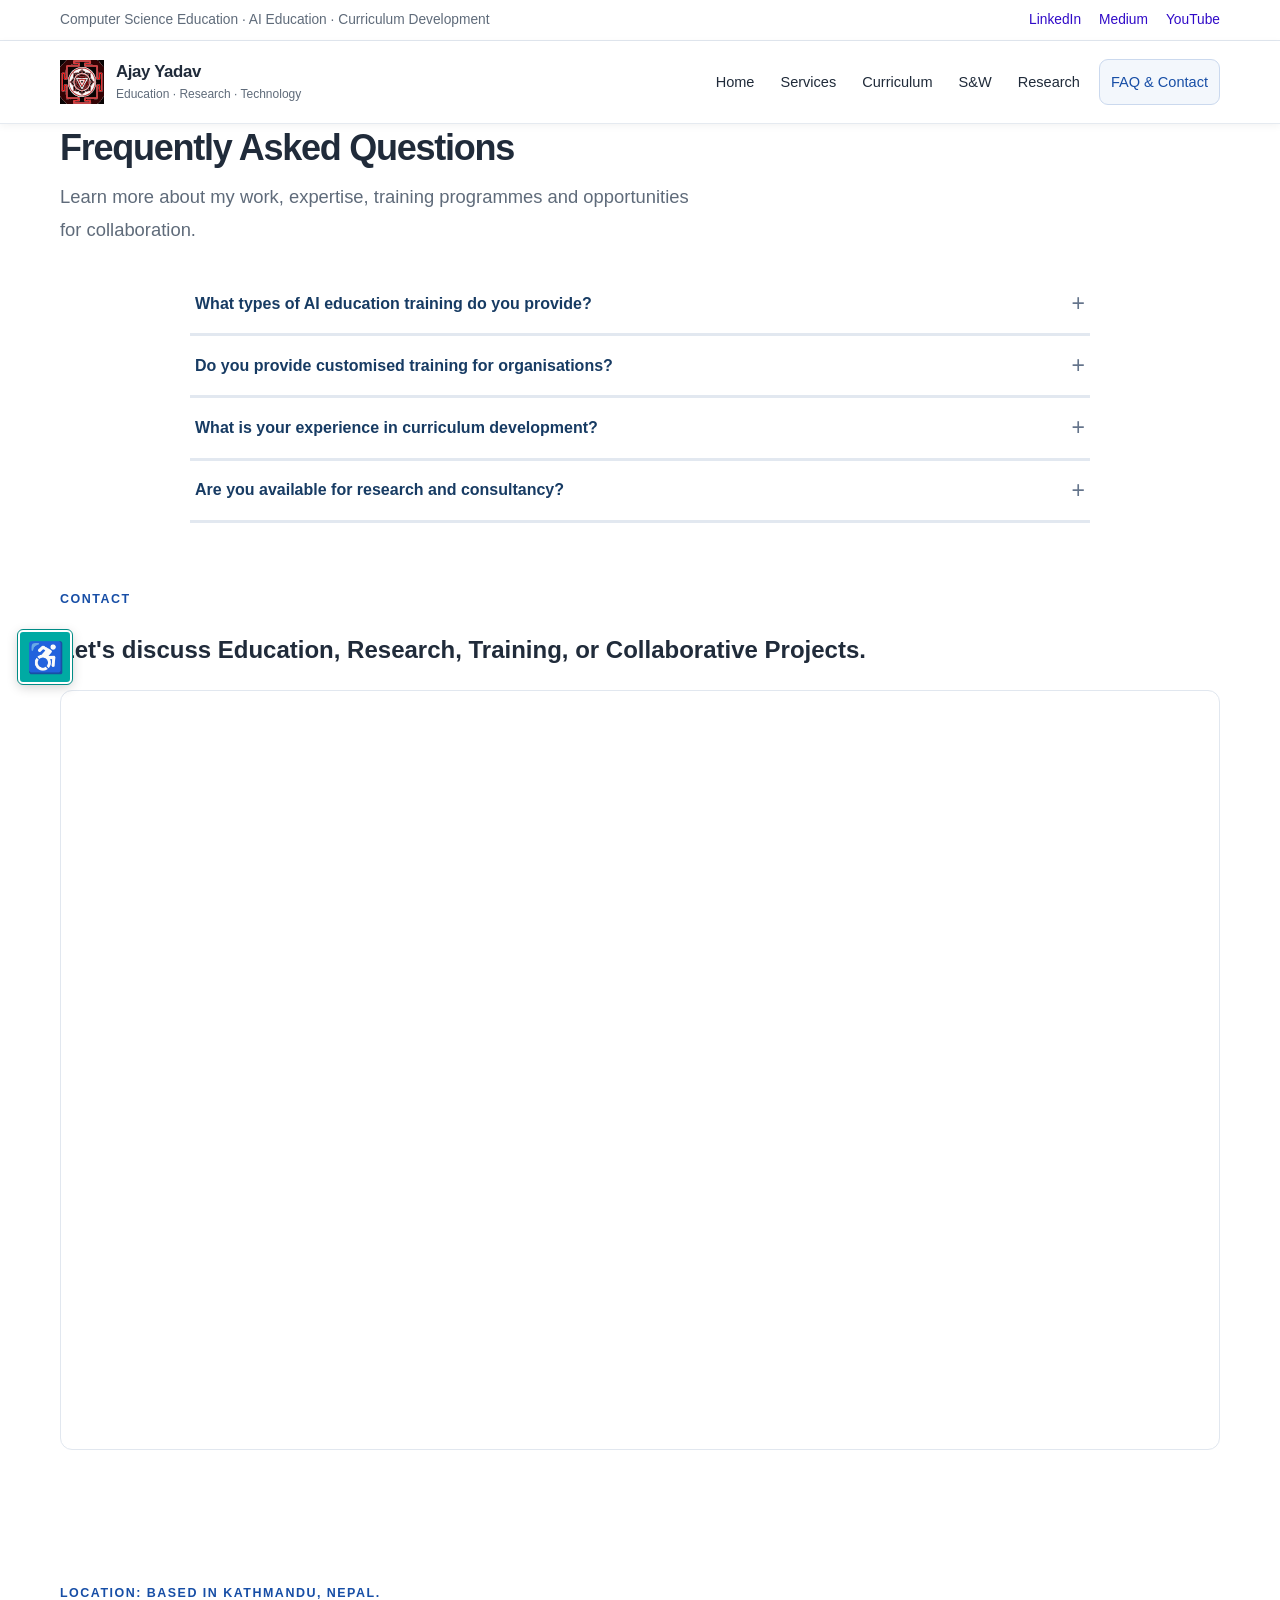
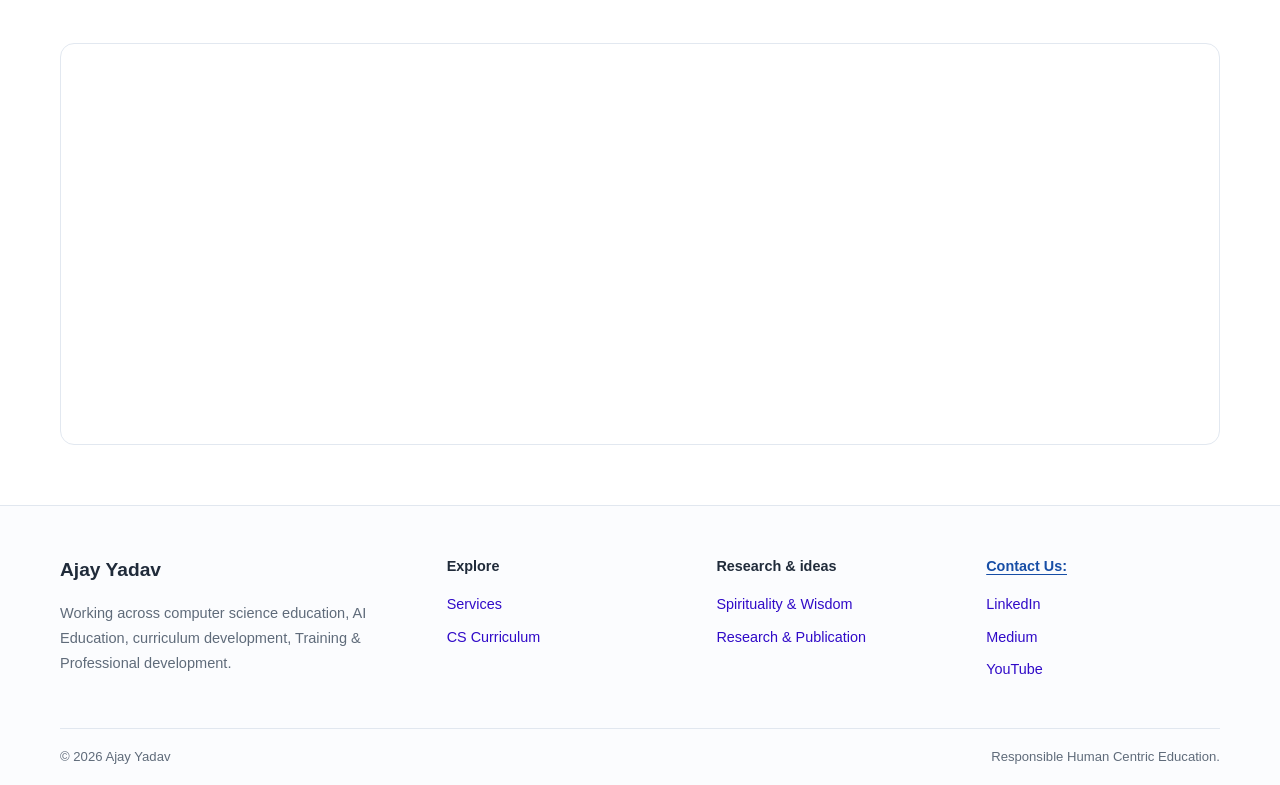
<file: contact.html>
<!doctype html>
<html lang="en">
  <head>
    <meta charset="utf-8" />
    <meta name="viewport" content="width=device-width, initial-scale=1" />
    <meta
      name="description"
      content="Ajay Yadav works across  Digital literacy, AI training, teachers professional development."
    />
    <meta name="theme-color" content="#ffffff" />
    <link rel="icon" href="assets/images/favicon.ico" sizes="any" />
    <link rel="icon" href="assets/images/favicon.svg" type="image/svg+xml" />
    <link rel="apple-touch-icon" href="assets/images/favicon.svg" />
    <link rel="stylesheet" href="assets/css/style.css" />
        <link rel="stylesheet" href="assets/css/accessibility.css" />
    <script src="assets/js/accessibility.js" defer></script>
    <script src="assets/js/main.js" defer></script>
    <script src="assets/js/accessibility-reading.js" defer></script>

    <title>Contact | Ajay Yadav</title>
  </head>

  <body>
    <div id="site-header"></div>
    <main id="main-content">
      <section class="section faq-section">
        <div class="container">
          <div class="section-heading">
            <div>
              <h2>Frequently Asked Questions</h2>
              <p class="lead">
                Learn more about my work, expertise, training programmes and
                opportunities for collaboration.
              </p>
            </div>
          </div>

          <div class="faq-list">
            <details class="faq-item">
              <summary>
                What types of AI education training do you provide?
              </summary>
              <div class="faq-answer">
                <p>
                  I provide practical AI education training for teachers,
                  university faculty and education professionals. Topics include
                  generative AI, prompt design, AI-supported teaching,
                  verification, privacy and responsible AI use.
                </p>
              </div>
            </details>

            <details class="faq-item">
              <summary>
                Do you provide customised training for organisations?
              </summary>
              <div class="faq-answer">
                <p>
                  Yes. Training programmes can be designed according to the
                  organisation's objectives, participants' backgrounds and
                  professional development requirements.
                </p>
              </div>
            </details>

            <details class="faq-item">
              <summary>
                What is your experience in curriculum development?
              </summary>
              <div class="faq-answer">
                <p>
                  My work includes Computer Science curriculum research,
                  curriculum development, and contributions to coding and AI
                  education initiatives for school-level learning.
                </p>
              </div>
            </details>

            <details class="faq-item">
              <summary>Are you available for research and consultancy?</summary>
              <div class="faq-answer">
                <p>
                  I welcome opportunities for educational research, curriculum
                  development, AI education consultancy, teacher training and
                  institutional collaboration.
                </p>
              </div>
            </details>
          </div>
        </div>
      </section>

      <section class="section">
        <div class="container">
          <p class="eyebrow" id="contactme">Contact</p>
          <h2>
            Let's discuss Education, Research, Training, or Collaborative Projects.
          </h2>
          <p class="lead">
          </p>


            <iframe
              class="form-frame"
              src="https://forms.gle/PatTnUdvyzjdCPbGA"
              title="Contact Ajay Yadav Google Form"
              loading="lazy"
            ></iframe>
          </div>



        </div>
      </section>



<section class="section location-section">
  <div class="container">
    <div class="section-heading">
      <span class="eyebrow">LOCATION: Based in Kathmandu, Nepal.</span>
    </div>

    <div class="map-container">
      <iframe
        src="https://www.google.com/maps/embed?pb=!1m18!1m12!1m3!1d883.0409428591946!2d85.35256453161352!3d27.71222931894988!2m3!1f0!2f0!3f0!3m2!1i1024!2i768!4f13.1!3m3!1m2!1s0x39eb197e6bfc9b79%3A0x6c8d555905c09552!2sGuhyeshwari%20Shaktipeeth%20Temple!5e0!3m2!1sen!2snp!4v1794026870890!5m2!1sen!2snp" style="border:0;" allowfullscreen="" loading="lazy" referrerpolicy="strict-origin-when-cross-origin">"

      </iframe>
    </div>
  </div>
</section>


    </main>
    <div id="site-footer"></div>
  </body>
</html>
</file>
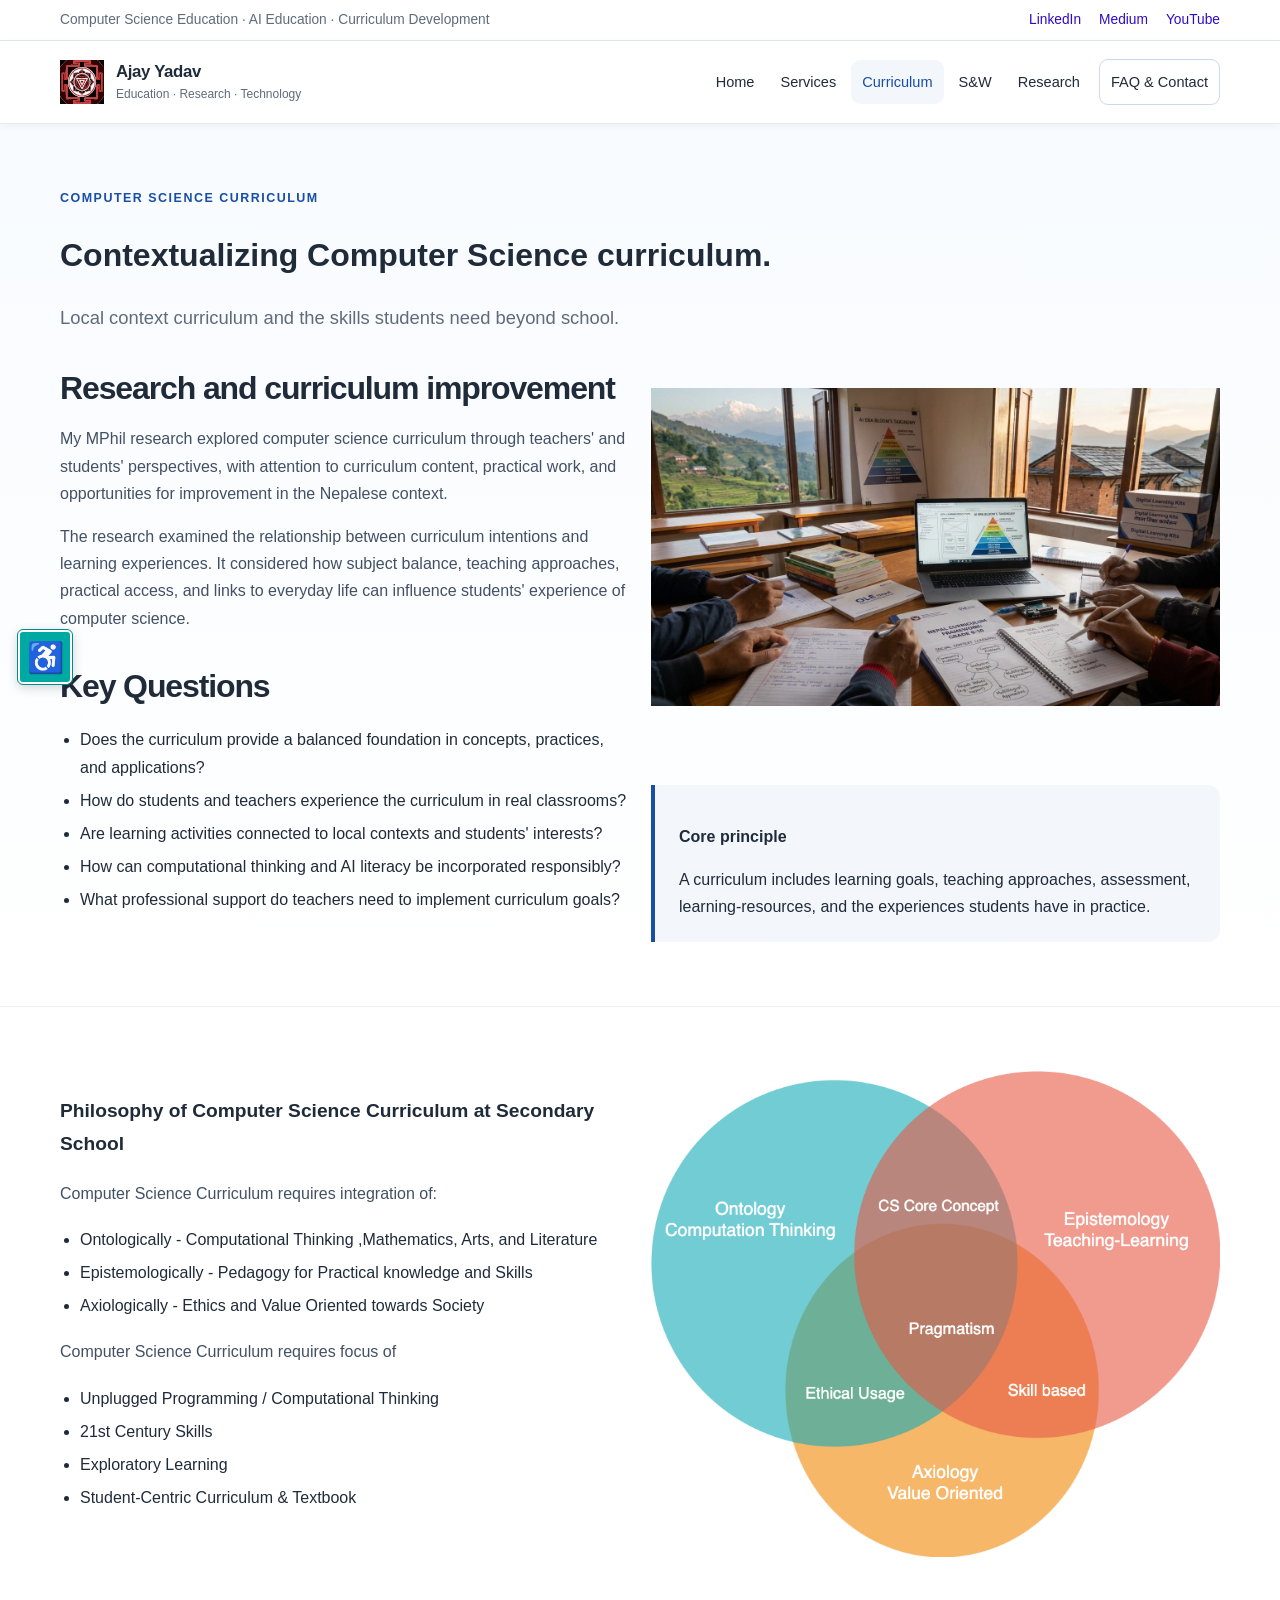
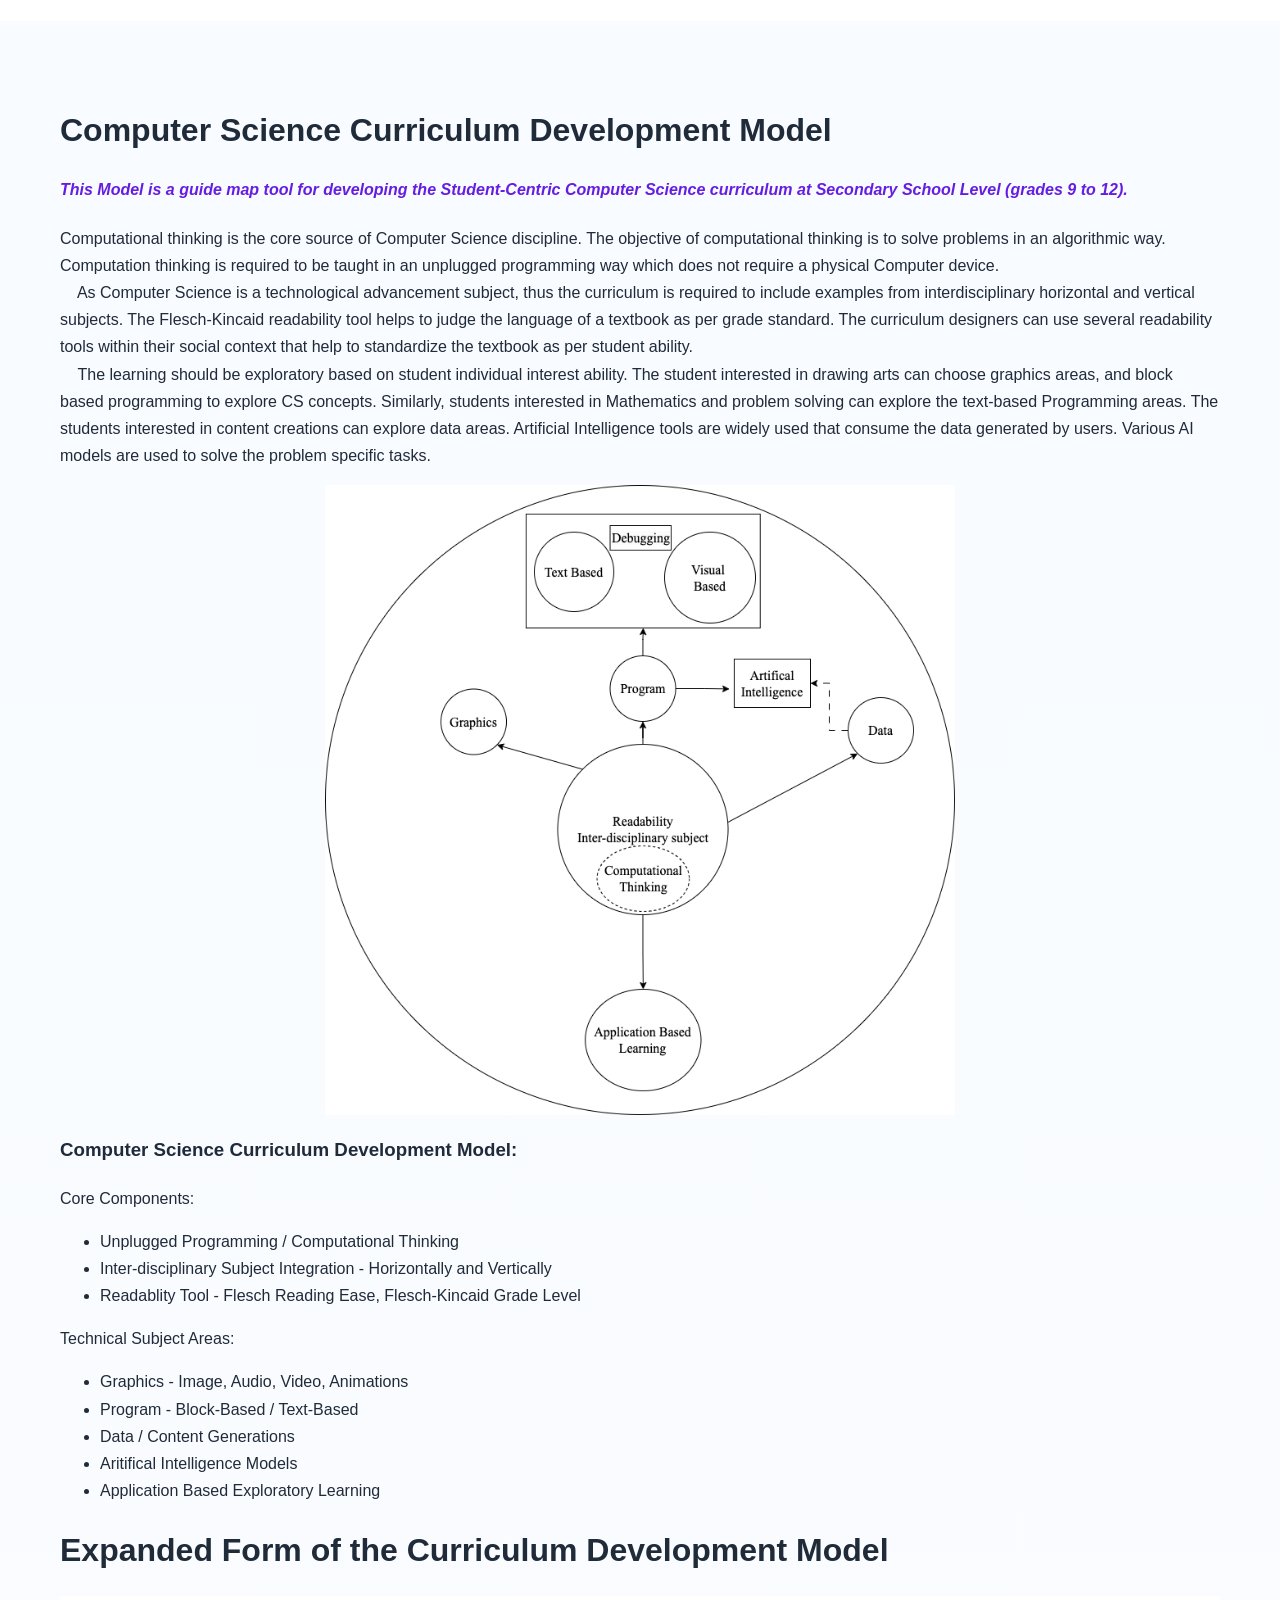
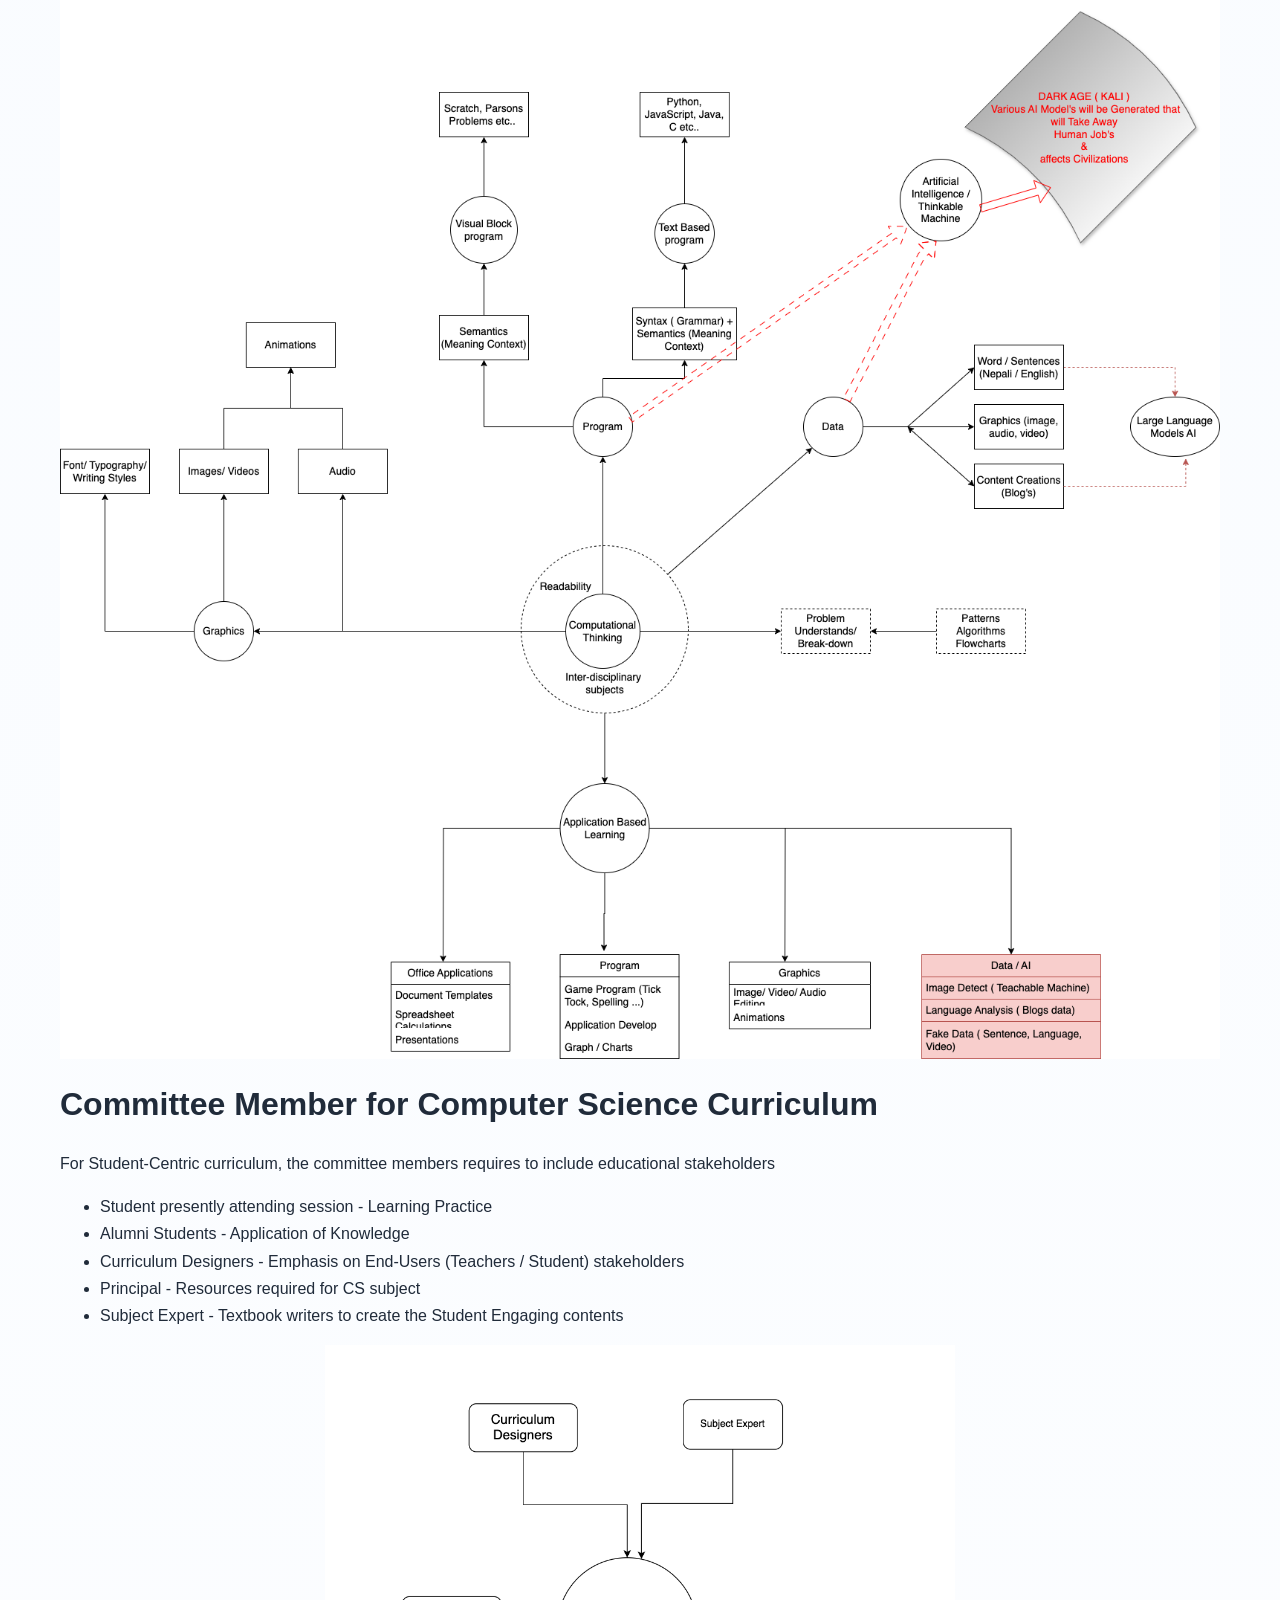
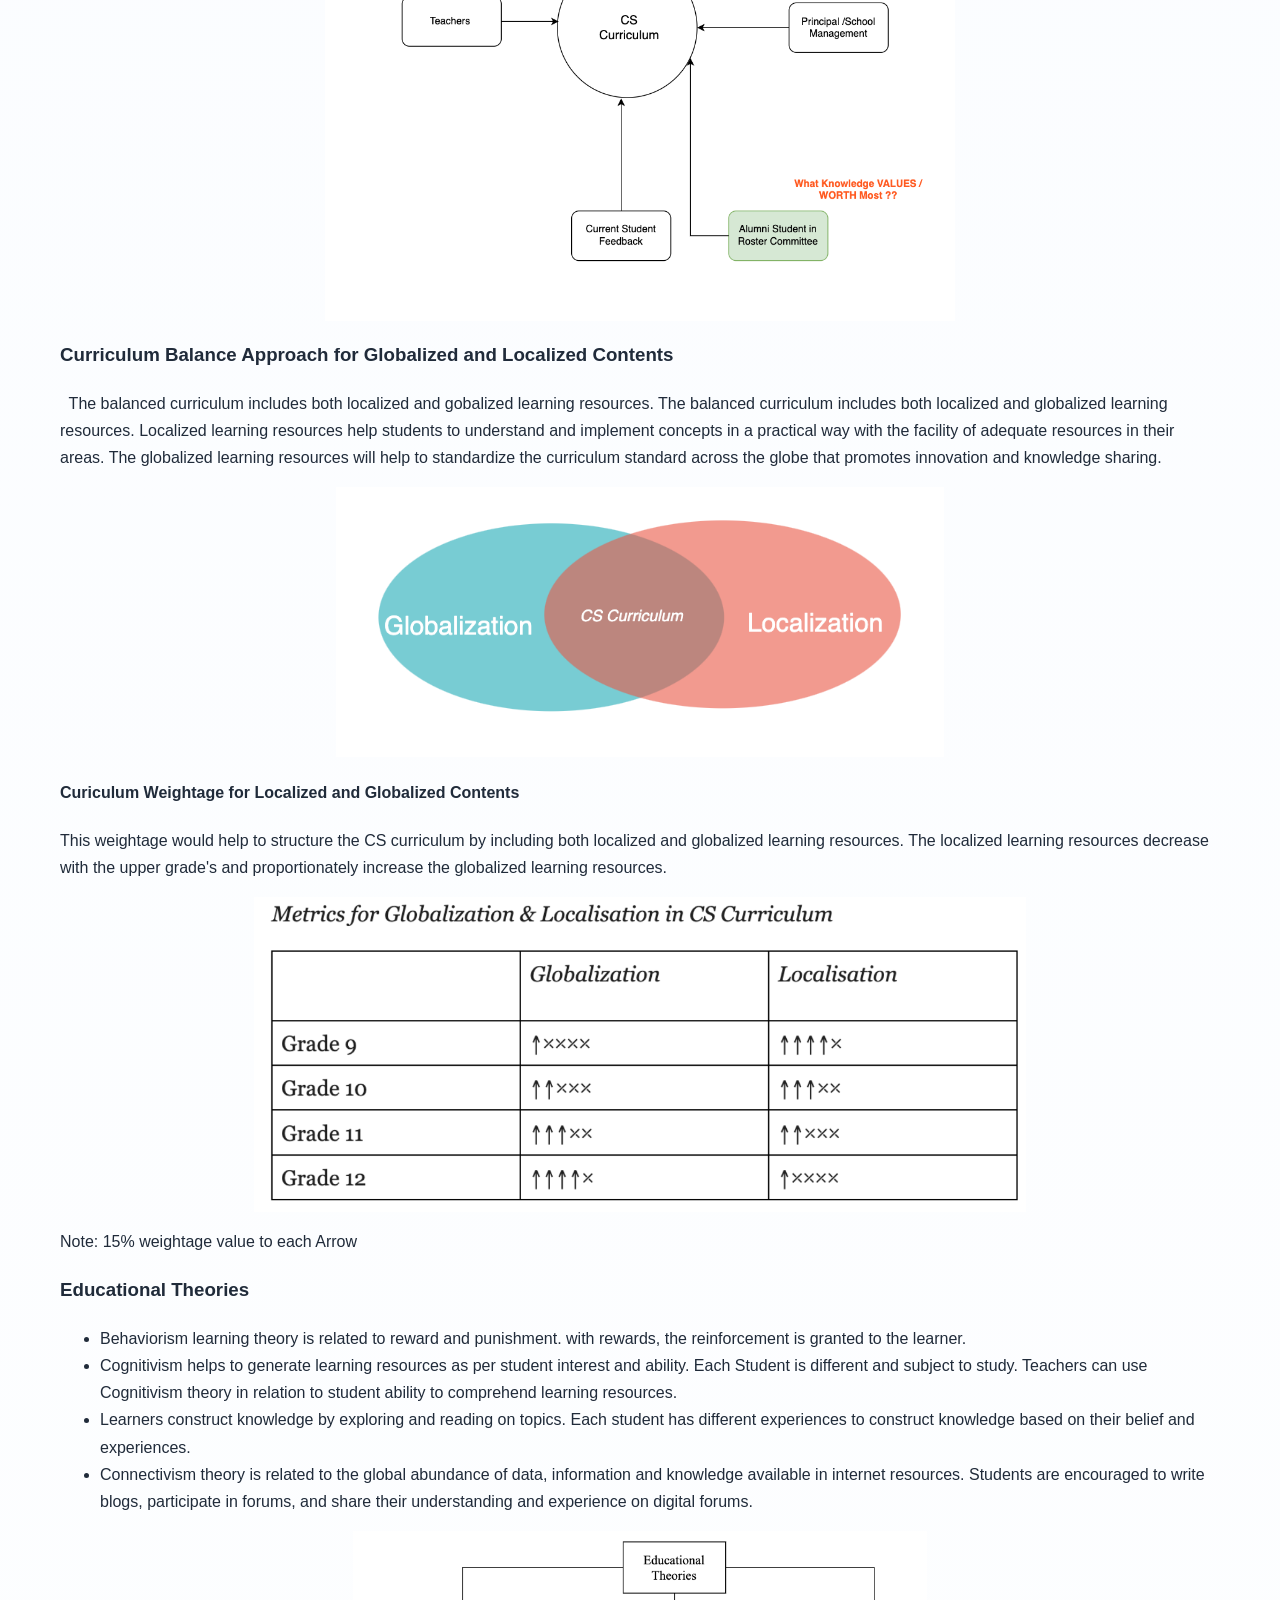
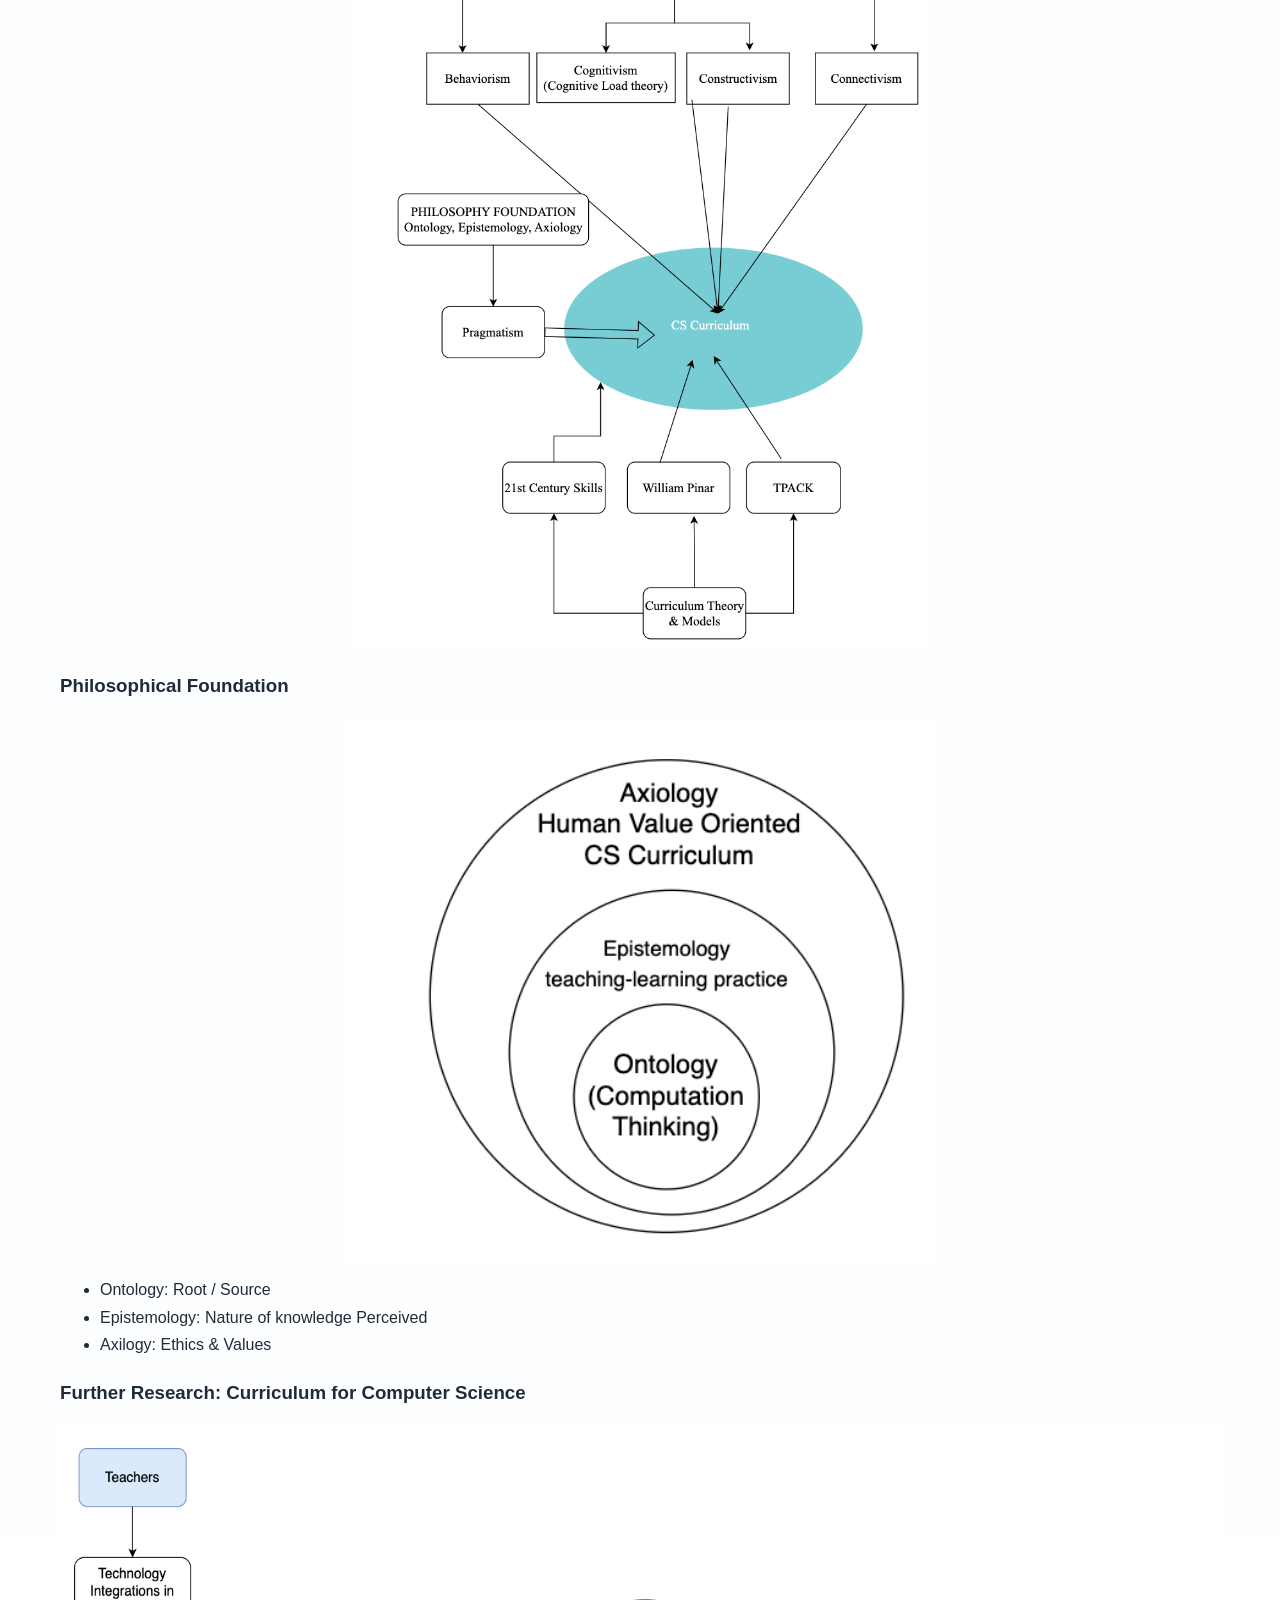
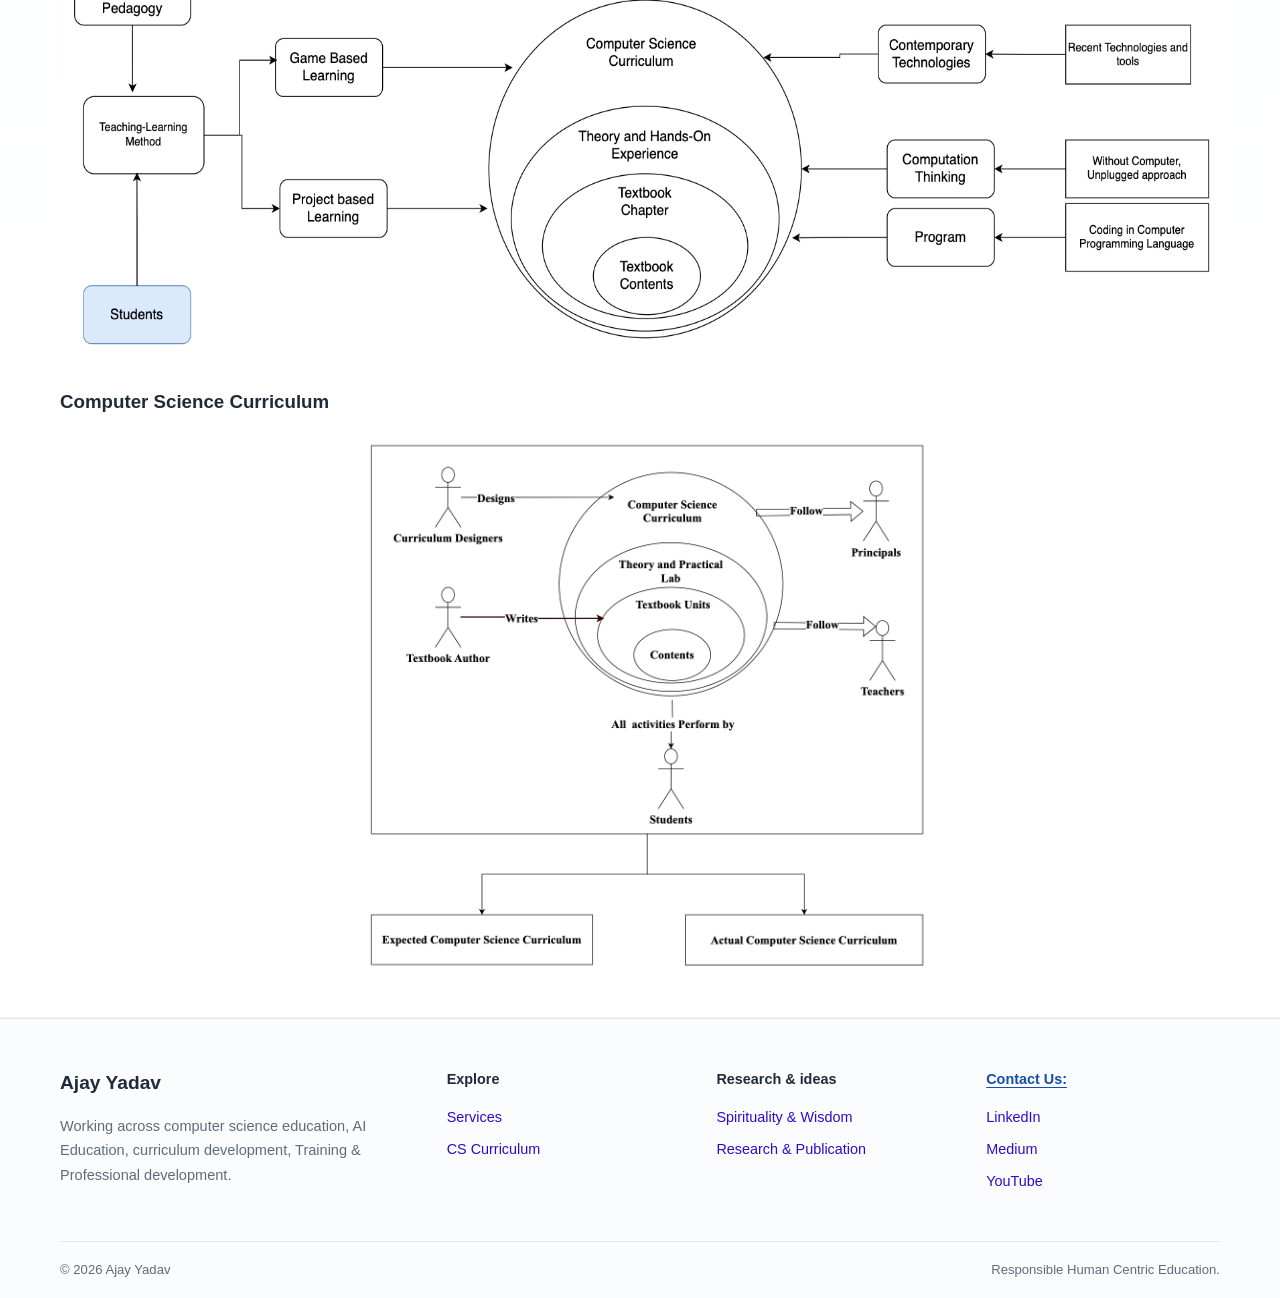
<file: curriculum.html>
<!doctype html>
<html lang="en">
  <head>
    <meta charset="utf-8" />
    <meta name="viewport" content="width=device-width, initial-scale=1" />
    <meta
      name="description"
      content="Ajay Yadav works on new AI curriculum having interdisciplinary integration of Computer Science, arts, science, sprituality-philosophy. He has created AI and Coding curriculum for secondary schools."
    />
    <meta name="theme-color" content="#ffffff" />
    <link rel="icon" href="assets/images/favicon.ico" sizes="any" />
    <link rel="icon" href="assets/images/favicon.svg" type="image/svg+xml" />
    <link rel="apple-touch-icon" href="assets/images/favicon.svg" />
    <link rel="stylesheet" href="assets/css/style.css" />
            <link rel="stylesheet" href="assets/css/accessibility.css" />
    <script src="assets/js/accessibility.js" defer></script>
    <script src="assets/js/main.js" defer></script>
    <script src="assets/js/accessibility-reading.js" defer></script>
    <title>Computer Science Education Research | Ajay Yadav</title>
  </head>
  <body>
    <div id="site-header"></div>
    <main id="main-content">
      <section class="page-hero">
        <div class="container">
          <p class="eyebrow">Computer Science Curriculum</p>
          <h2>
            Contextualizing Computer Science curriculum.
          </h2>
          <p class="lead">
 Local context curriculum and the skills
            students need beyond school.
          </p>
        </div>
      <!-- </section>

      <section class="section"> -->

        
        <div class="container grid-2">
          <div class="content">
            <h2>Research and curriculum improvement</h2>
            <p>
              My MPhil research explored computer science curriculum through
              teachers' and students' perspectives, with attention to curriculum
              content, practical work, and
              opportunities for improvement in the Nepalese context.
            </p>
            <p>
              The research examined the relationship between curriculum
              intentions and learning experiences. It considered how subject
              balance, teaching approaches, practical access, and links to
              everyday life can influence students' experience of computer
              science.
            </p>
            <h2>Key Questions</h2>
            <ul>
              <li>
                Does the curriculum provide a balanced foundation in concepts,
                practices, and applications?
              </li>
              <li>
                How do students and teachers experience the curriculum in real
                classrooms?
              </li>
              <li>
                Are learning activities connected to local contexts and
                students' interests?
              </li>
              <li>
                How can computational thinking and AI literacy be incorporated
                responsibly?
              </li>
              <li>
                What professional support do teachers need to implement
                curriculum goals?
              </li>
            </ul>
          </div>
          <aside>
            <img
              src="assets/images/bloom_curriculum.jpeg"
              alt="Replace with a classroom, curriculum workshop, or learning materials photograph"
              style="
                width: 100%;
                aspect-ratio: 4/3;
                object-fit: contain;
                border-radius: 18px;
              "
              
            />
            <div class="callout">
              <p><strong>Core principle</strong></p>
              <p>
                A curriculum includes learning
                goals, teaching approaches, assessment, learning-resources, and the
                experiences students have in practice.
              </p>
            </div>
          </aside>
        </div>
      </section>



<!-- Philospy of curiculum  -->


      <section class="section">
        <div class="container grid-2">
          <div class="content">
          <h3>Philosophy of Computer Science Curriculum at Secondary School </h3>
   <p>Computer Science Curriculum requires integration of:</p>
            <ul>
              <li>Ontologically - Computational Thinking ,Mathematics, Arts, and Literature</li>
              <li>Epistemologically - Pedagogy for Practical knowledge and Skills </li>
              <li> Axiologically - Ethics and Value Oriented towards Society</li>
            </ul>
            <p> Computer Science Curriculum requires focus of </p>
            <ul>
              <li>Unplugged Programming / Computational Thinking</li>
              <li>21st Century Skills</li>
              <li>Exploratory Learning</li>
              <li>Student-Centric Curriculum & Textbook</li>
          </div>
          <aside>

          <img src="./assets/curriculum/CSRoot.png" class="img-fluid" alt="Responsive Image" style="width: 70vh; display: block; margin: auto;"/>

           
          </aside>
        </div>
      </section>


          <!-- Curiculum Model Explanations -->

      <section class="page-hero">
        <div class="container">
          <h2>
            Computer Science Curriculum Development Model
          </h2>
      <h4><i style="color: rgb(101, 29, 225);">This Model is a guide map tool for developing the Student-Centric
            Computer Science curriculum at
            Secondary School Level (grades 9 to 12).
          </i></h4>
        <p> Computational thinking is the core source of Computer Science discipline. The objective
          of computational
          thinking is to solve problems in an algorithmic way. Computation thinking is required to be taught in an
          unplugged programming way which does not require a physical Computer device.
          <br>
          &nbsp;&nbsp;&nbsp; As Computer Science is a technological advancement subject, thus the curriculum is required
          to include
          examples from interdisciplinary horizontal and vertical subjects. The Flesch-Kincaid readability tool helps to
          judge the language of a textbook as per grade standard. The curriculum designers can use several readability
          tools within their social context that help to standardize the textbook as per student ability.
          <br>
          &nbsp;&nbsp;&nbsp; The learning should be exploratory based on student individual interest ability. The
          student interested in
          drawing arts can choose graphics areas, and block based programming to explore CS concepts. Similarly,
          students interested in Mathematics and problem solving can explore the text-based Programming areas. The
          students interested in content creations can explore data areas. Artificial Intelligence tools are widely used
          that consume the data generated by users. Various AI models are used to solve the problem specific tasks.
        </p>

          <img src="./assets/curriculum/Model.png" class="img-fluid" alt="Responsive Image"                style="width: 70vh; display: block; margin: auto;"/>
          <h3>Computer Science Curriculum Development Model: </h3>
<p>Core Components:</p>
            <ul>
              <li>Unplugged Programming / Computational Thinking</li>
              <li>Inter-disciplinary Subject Integration - Horizontally and Vertically</li>
              <li>Readablity Tool - Flesch Reading Ease, Flesch-Kincaid Grade Level</li>
            </ul>
            <p> Technical Subject Areas: </p>
            <ul>
              <li>Graphics - Image, Audio, Video, Animations</li>
              <li>Program - Block-Based / Text-Based</li>
              <li>Data / Content Generations</li>
              <li>Aritifical Intelligence Models</li>
              <li>Application Based Exploratory Learning</li>
            </ul>
           <h2 class="text-center">
          Expanded Form of the Curriculum Development Model
        </h2>
        <img src="./assets/curriculum/Computational Thinking-CT.png" class="img-fluid" alt="CS Model Expanded" srcset="" style=" display: block; margin: auto;"/>

        <!-- Curriculum Chart Teams  -->

        <h2>Committee Member for Computer Science Curriculum </h2>
 <p>For Student-Centric curriculum, the committee members requires to include educational stakeholders
          <ul>
            <li>Student presently attending session - Learning Practice
            </li>
            <li>Alumni Students - Application of Knowledge
            </li>
            <li>Curriculum Designers - Emphasis on End-Users (Teachers / Student) stakeholders
            </li>
            <li>Principal - Resources required for CS subject
            </li>
            <li>Subject Expert - Textbook writers to create the Student Engaging contents
            </li>
          </ul>
          </p>

<img src="./assets/curriculum/curriclum_team.png" class="img-fluid" alt="Responsive Image" style="width: 70vh; display: block; margin: auto;" >


<h3>Curriculum Balance Approach for Globalized and Localized Contents
    </h3>
    <p>&nbsp; The balanced curriculum includes both localized and gobalized learning resources. The balanced curriculum
      includes both localized and globalized learning resources. Localized learning resources help students to
      understand and implement concepts in a practical way with the facility of adequate resources in their areas.
      The globalized learning resources will help to standardize the curriculum standard across the globe that promotes
      innovation and knowledge sharing.</p>
    <img src="./assets/curriculum/local_global.png" alt="" srcset="" style="height: 30vh; width: auto; display: block; margin: auto;">
    <h4>Curiculum Weightage for Localized and Globalized Contents </h4>
    <p>This weightage would help to structure the CS curriculum by including both localized and globalized learning
      resources. The localized learning resources decrease with the upper grade's and proportionately increase the
      globalized learning resources.
    </p>
    <img src="./assets/curriculum/cs_metrics.png" alt="" srcset="" style="height: 35vh; width: auto; display: block; margin: auto;">
    <p>Note: 15% weightage value to each Arrow</p>

 <h3>Educational Theories</h3>
      <p>
      <ul>
        <li>Behaviorism learning theory is related to reward and punishment. with rewards, the reinforcement is granted
          to the learner.
        </li>
        <li>Cognitivism helps to generate learning resources as per student interest and ability. Each Student is
          different and subject to study. Teachers can use Cognitivism theory in relation to student ability to
          comprehend learning resources.
        </li>
        <li>Learners construct knowledge by exploring and reading on topics. Each student has different experiences to
          construct knowledge based on their belief and experiences.
        </li>
        <li>Connectivism theory is related to the global abundance of data, information and knowledge available in
          internet resources. Students are encouraged to write blogs, participate in forums, and share their
          understanding and experience on digital forums.</li>
      </ul>
      </p>
      <img src="./assets/curriculum/Edu_theory.png" alt="" class="img-fluid" style="height: 80vh; width: auto; display: block; margin: auto;">

      <h3>Philosophical Foundation</h3>
      <img src="./assets/curriculum/ontology.png" alt="" srcset="" class="img-fluid" style="height: 60vh; width: auto; display: block; margin: auto;">
<ul>
  <li>Ontology: Root / Source </li>
  <li>Epistemology: Nature of knowledge Perceived</li>
  <li>Axilogy: Ethics & Values </li>
</ul>


    <h3>Further Research: Curriculum for Computer Science </h3>
    <img src="./assets/curriculum/CS Conceptual practice.png" alt="" class="img-fluid" style="height: 60vh; width: auto; display: block; margin: auto;"/>

    <h3>Computer Science Curriculum </h3>
    <img src="./assets/curriculum/cs_actors.png" alt="" srcset="" 
     style="height: 60vh; width: auto; display: block; margin: auto;"
    />

      </section>




    </main>
    <div id="site-footer"></div>


  </body>
</html>
</file>
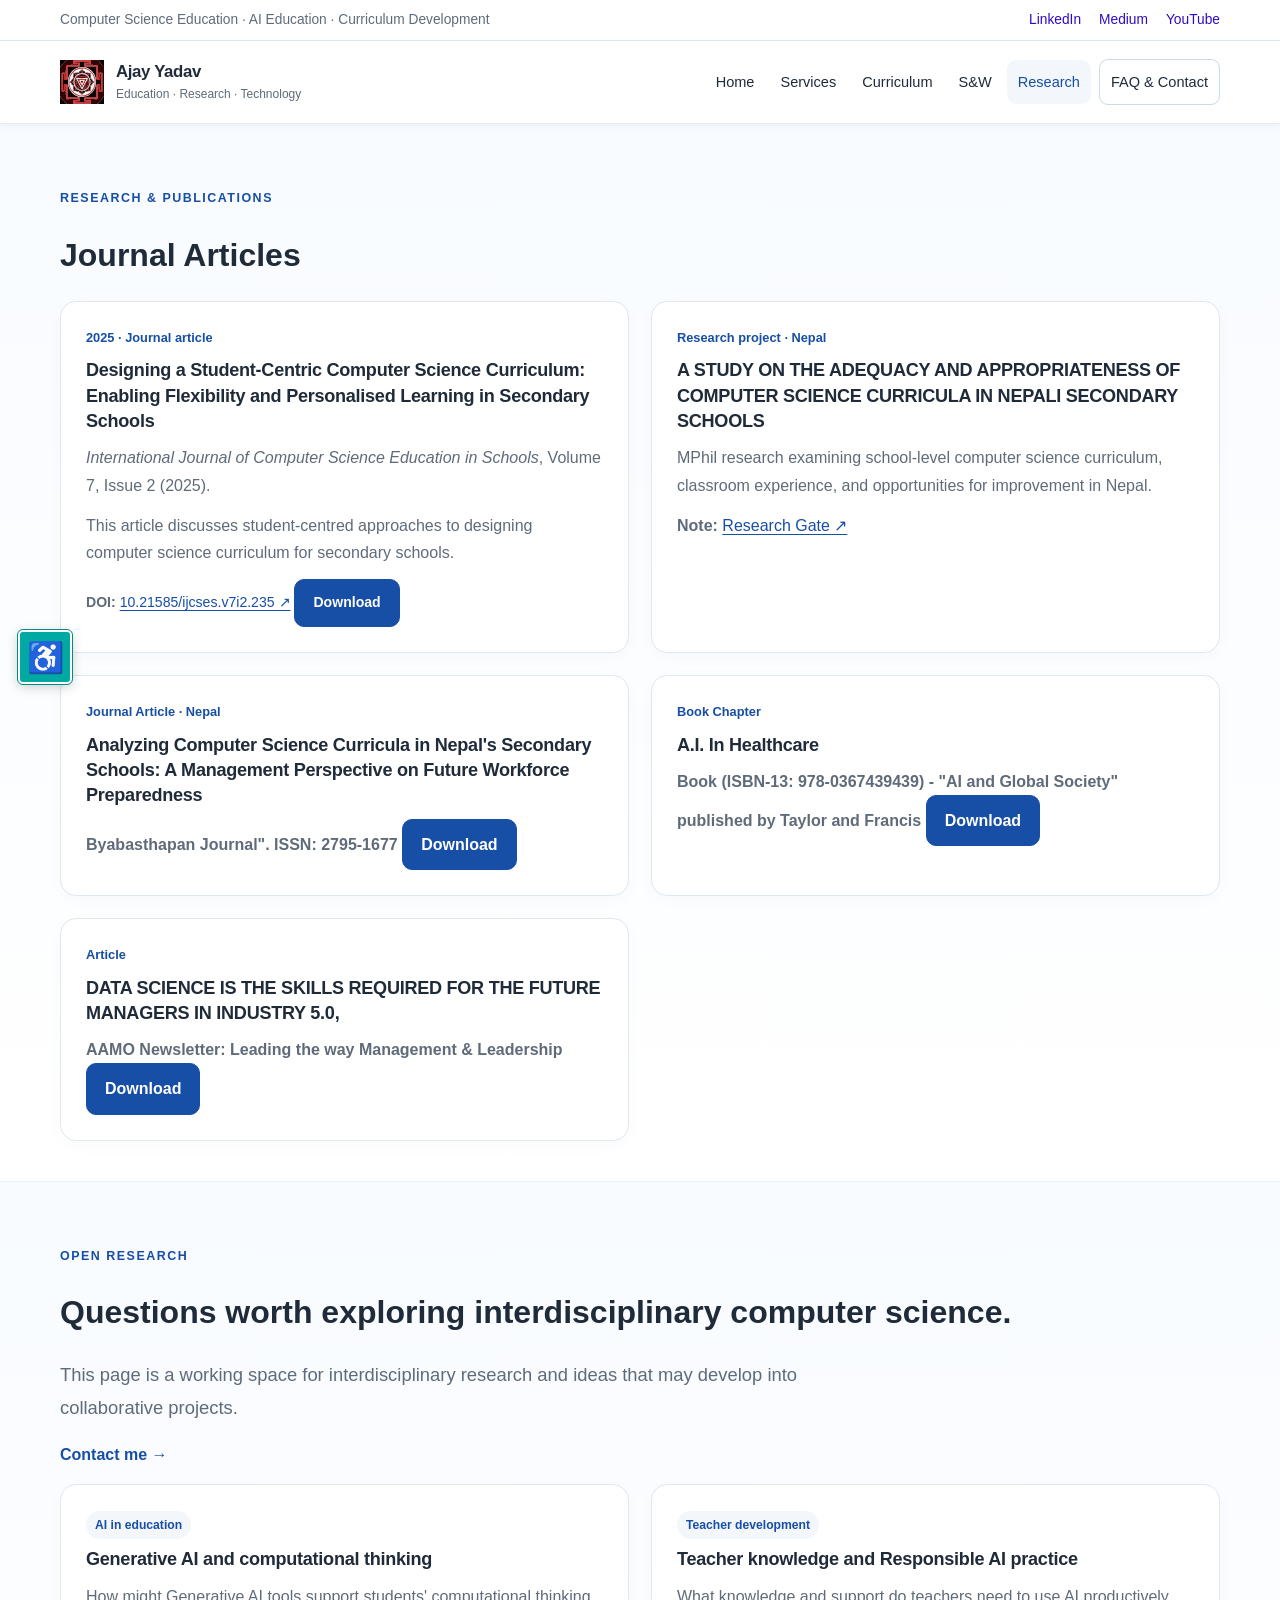
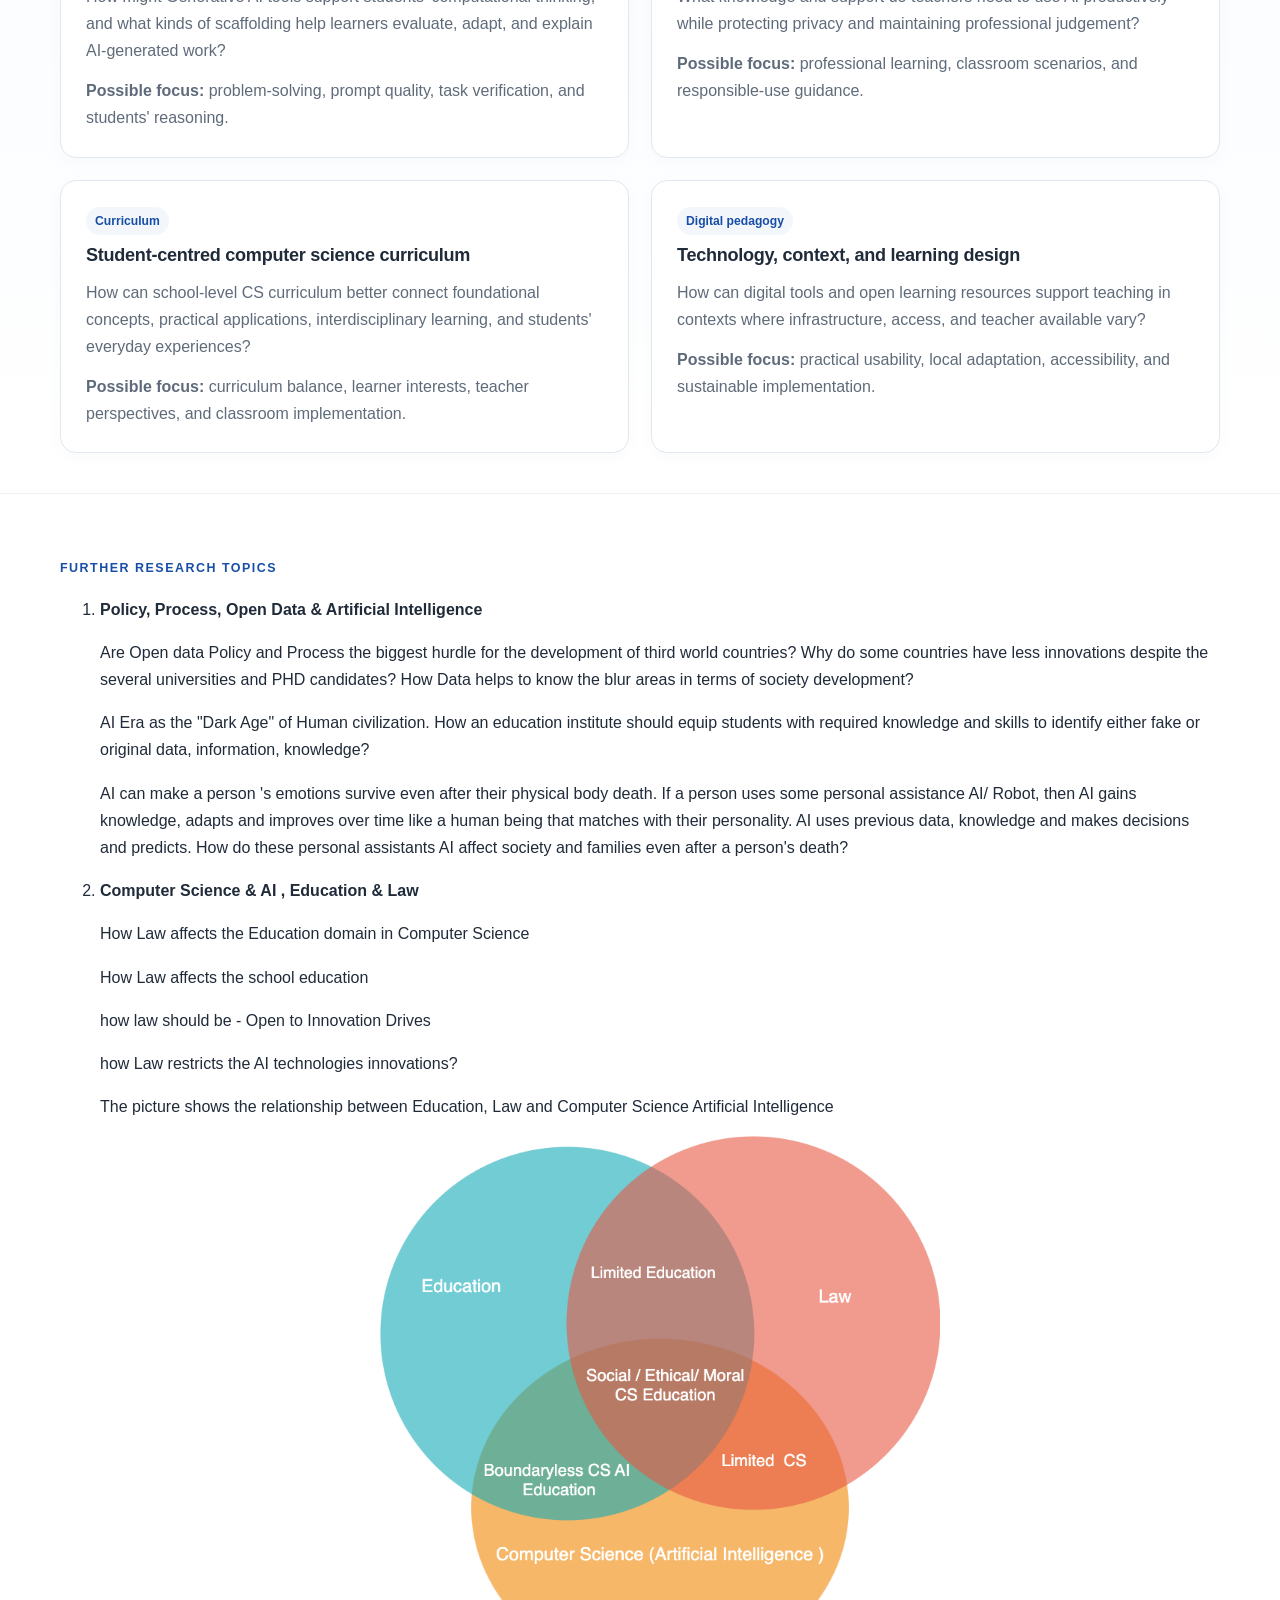
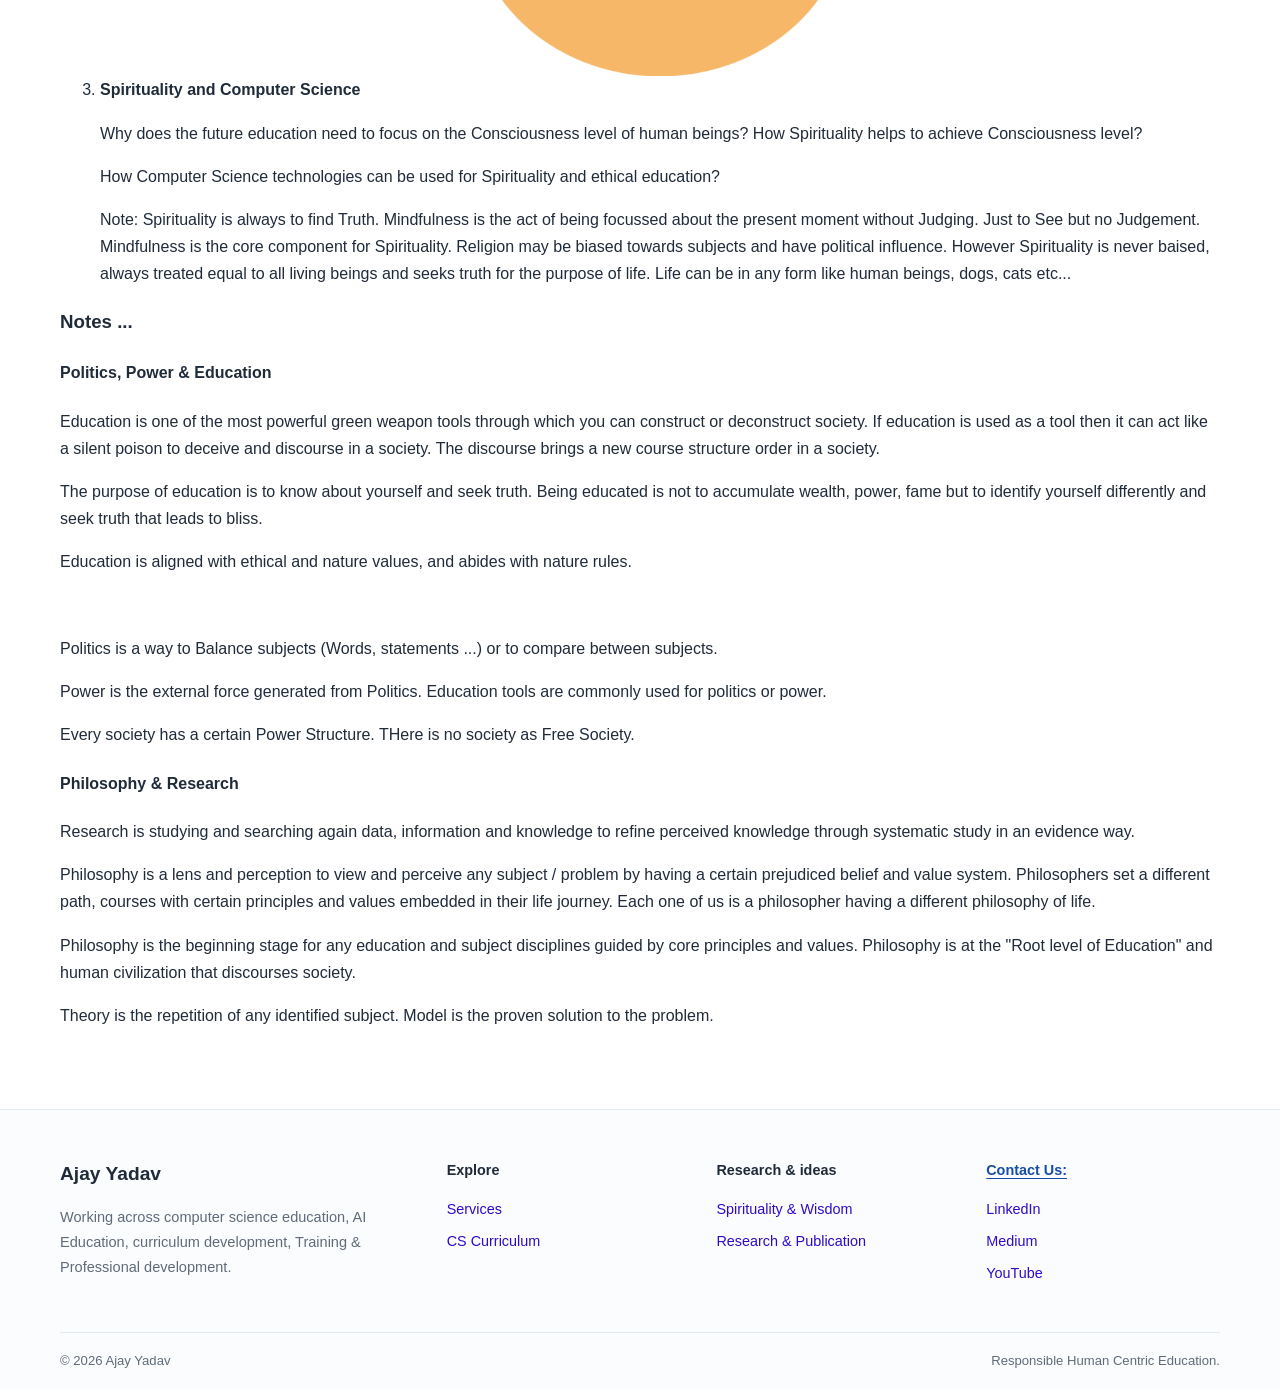
<file: research.html>
<!doctype html>
<html lang="en">
  <head>
    <meta charset="utf-8" />
    <meta name="viewport" content="width=device-width, initial-scale=1" />
    <meta
      name="description"
      content="Primary research for the Computer Science Education, Digital Pedagogy, AI Literacy, Digital Literacy."
    />
    <meta name="theme-color" content="#ffffff" />
    <link rel="icon" href="assets/images/favicon.ico" sizes="any" />
    <link rel="icon" href="assets/images/favicon.svg" type="image/svg+xml" />
    <link rel="apple-touch-icon" href="assets/images/favicon.svg" />
    <link rel="stylesheet" href="assets/css/style.css" />
    <link rel="stylesheet" href="assets/css/accessibility.css" />
    <script src="assets/js/accessibility.js" defer></script>
    <script src="assets/js/main.js" defer></script>
    <script src="assets/js/accessibility-reading.js" defer></script>

    <title>Publications | Computer Science Education</title>
  </head>
  <body>
    <div id="site-header"></div>
    <main id="main-content">
      <section class="page-hero">
        <div class="container">
          <p class="eyebrow">Research & Publications</p>
          <h2>Journal Articles</h2>

          <div class="grid-2">
            <article class="card">
              <div class="card-meta">2025 · Journal article</div>
              <h3>
                Designing a Student-Centric Computer Science Curriculum:
                Enabling Flexibility and Personalised Learning in Secondary
                Schools
              </h3>
              <p>
                <em
                  >International Journal of Computer Science Education in
                  Schools</em
                >, Volume 7, Issue 2 (2025).
              </p>
              <p>
                This article discusses student-centred approaches to designing
                computer science curriculum for secondary schools.
              </p>
              <p class="publication-doi">
                <strong>DOI:</strong>
                <a
                  href="https://doi.org/10.21585/ijcses.v7i2.235"
                  target="_blank"
                  rel="noopener noreferrer"
                  >10.21585/ijcses.v7i2.235 ↗</a
                >
                <a
                  href="assets/documents/Research_ijcse.pdf"
                  download
                  class="button"
                >
                  Download
                </a>
              </p>
            </article>
            <article class="card">
              <div class="card-meta">Research project · Nepal</div>
              <h3>
                A STUDY ON THE ADEQUACY AND APPROPRIATENESS OF COMPUTER SCIENCE
                CURRICULA IN NEPALI SECONDARY SCHOOLS
              </h3>
              <p>
                MPhil research examining school-level computer science
                curriculum, classroom experience, and opportunities for
                improvement in Nepal.
              </p>
              <p>
                <strong>Note:</strong>
                <a
                  href="https://doi.org/10.13140/RG.2.2.11358.34885"
                  target="_blank"
                  rel="noopener noreferrer"
                  >Research Gate ↗</a
                >
              </p>
            </article>

            <article class="card">
              <div class="card-meta">Journal Article · Nepal</div>
              <h3>
                Analyzing Computer Science Curricula in Nepal's Secondary
                Schools: A Management Perspective on Future Workforce
                Preparedness
              </h3>

              <p>
                <strong>Byabasthapan Journal". ISSN: 2795-1677</strong>
                <a
                  href="assets/documents/Research_man.pdf"
                  download
                  class="button"
                >
                  Download
                </a>
              </p>
            </article>

            <article class="card">
              <div class="card-meta">Book Chapter</div>
              <h3>A.I. In Healthcare</h3>

              <p>
                <strong
                  >Book (ISBN-13: 978-0367439439) - "AI and Global Society"
                  published by Taylor and Francis</strong
                >
                <a
                  href="assets/documents/AI_Health.pdf"
                  download
                  class="button"
                >
                  Download
                </a>
              </p>
            </article>

            <article class="card">
              <div class="card-meta">Article</div>
              <h3>
                DATA SCIENCE IS THE SKILLS REQUIRED FOR THE FUTURE MANAGERS IN
                INDUSTRY 5.0,
              </h3>

              <p>
                <strong
                  >AAMO Newsletter: Leading the way Management &
                  Leadership</strong
                >
                <a
                  href="assets/documents/management_paper.pdf"
                  download
                  class="button"
                >
                  Download
                </a>
              </p>
            </article>
          </div>
        </div>
      </section>

      <section class="page-hero">
        <div class="container">
          <p class="eyebrow">Open Research</p>
          <h2>Questions worth exploring interdisciplinary computer science.</h2>
          <p class="lead">
            This page is a working space for interdisciplinary research and
            ideas that may develop into collaborative projects.
          </p>
          <p>
            <a class="text-link" href="contact.html#contactme">Contact me →</a>
          </p>
        </div>

        <div class="container grid-2">
          <article class="card">
            <span class="tag">AI in education</span>
            <h3>Generative AI and computational thinking</h3>
            <p>
              How might Generative AI tools support students' computational
              thinking, and what kinds of scaffolding help learners evaluate,
              adapt, and explain AI-generated work?
            </p>
            <p>
              <strong>Possible focus:</strong> problem-solving, prompt quality,
              task verification, and students' reasoning.
            </p>
          </article>
          <article class="card">
            <span class="tag">Teacher development</span>
            <h3>Teacher knowledge and Responsible AI practice</h3>
            <p>
              What knowledge and support do teachers need to use AI productively
              while protecting privacy and maintaining professional judgement?
            </p>
            <p>
              <strong>Possible focus:</strong> professional learning, classroom
              scenarios, and responsible-use guidance.
            </p>
          </article>
          <article class="card">
            <span class="tag">Curriculum</span>
            <h3>Student-centred computer science curriculum</h3>
            <p>
              How can school-level CS curriculum better connect foundational
              concepts, practical applications, interdisciplinary learning, and
              students' everyday experiences?
            </p>
            <p>
              <strong>Possible focus:</strong> curriculum balance, learner
              interests, teacher perspectives, and classroom implementation.
            </p>
          </article>
          <article class="card">
            <span class="tag">Digital pedagogy</span>
            <h3>Technology, context, and learning design</h3>
            <p>
              How can digital tools and open learning resources support teaching
              in contexts where infrastructure, access, and teacher available
              vary?
            </p>
            <p>
              <strong>Possible focus:</strong> practical usability, local
              adaptation, accessibility, and sustainable implementation.
            </p>
          </article>
        </div>
      </section>
      <section class="section">
        <div class="container">
          <p class="eyebrow">Further Research Topics</p>
          <ol>
            <li>
              <b>Policy, Process, Open Data & Artificial Intelligence </b>
            </li>
            <p>
              Are Open data Policy and Process the biggest hurdle for the
              development of third world countries? Why do some countries have
              less innovations despite the several universities and PHD
              candidates? How Data helps to know the blur areas in terms of
              society development?
            </p>
            <p>
              AI Era as the "Dark Age" of Human civilization. How an education
              institute should equip students with required knowledge and skills
              to identify either fake or original data, information, knowledge?
            </p>
            <p>
              AI can make a person 's emotions survive even after their physical
              body death. If a person uses some personal assistance AI/ Robot,
              then AI gains knowledge, adapts and improves over time like a
              human being that matches with their personality. AI uses previous
              data, knowledge and makes decisions and predicts. How do these
              personal assistants AI affect society and families even after a
              person's death?
            </p>
            <li><b>Computer Science & AI , Education & Law </b></li>
            <p>How Law affects the Education domain in Computer Science</p>
            <p>How Law affects the school education</p>
            <p>how law should be - Open to Innovation Drives</p>
            <p>how Law restricts the AI technologies innovations?</p>
            <p>
              The picture shows the relationship between Education, Law and
              Computer Science Artificial Intelligence
            </p>
            <img
              src="./assets/curriculum/CSRoot-law.png"
              alt=""
              srcset=""
              style="height: 60vh; width: auto; display: block; margin: auto"
            />

            <li><b>Spirituality and Computer Science</b></li>
            <p>
              Why does the future education need to focus on the Consciousness
              level of human beings? How Spirituality helps to achieve
              Consciousness level?
            </p>
            <p>
              How Computer Science technologies can be used for Spirituality and
              ethical education?
            </p>
            <p>
              Note: Spirituality is always to find Truth. Mindfulness is the act
              of being focussed about the present moment without Judging. Just
              to See but no Judgement. Mindfulness is the core component for
              Spirituality. Religion may be biased towards subjects and have
              political influence. However Spirituality is never baised, always
              treated equal to all living beings and seeks truth for the purpose
              of life. Life can be in any form like human beings, dogs, cats
              etc...
            </p>
          </ol>
          <h3>Notes ...</h3>

          <div>
            <h4>Politics, Power & Education</h4>
            <p>
              Education is one of the most powerful green weapon tools through
              which you can construct or deconstruct society. If education is
              used as a tool then it can act like a silent poison to deceive and
              discourse in a society. The discourse brings a new course
              structure order in a society.
            </p>
            <p>
              The purpose of education is to know about yourself and seek truth.
              Being educated is not to accumulate wealth, power, fame but to
              identify yourself differently and seek truth that leads to bliss.
            </p>
            <p>
              Education is aligned with ethical and nature values, and abides
              with nature rules.
            </p>
            <br />
            <p>
              Politics is a way to Balance subjects (Words, statements ...) or
              to compare between subjects.
            </p>
            <p>
              Power is the external force generated from Politics. Education
              tools are commonly used for politics or power.
            </p>
            <p>
              Every society has a certain Power Structure. THere is no society
              as Free Society.
            </p>

            <h4>Philosophy & Research</h4>
            <p>
              Research is studying and searching again data, information and
              knowledge to refine perceived knowledge through systematic study
              in an evidence way.
            </p>
            <p>
              Philosophy is a lens and perception to view and perceive any
              subject / problem by having a certain prejudiced belief and value
              system. Philosophers set a different path, courses with certain
              principles and values embedded in their life journey. Each one of
              us is a philosopher having a different philosophy of life.
            </p>
            <p>
              Philosophy is the beginning stage for any education and subject
              disciplines guided by core principles and values. Philosophy is at
              the "Root level of Education" and human civilization that
              discourses society.
            </p>
            <p>
              Theory is the repetition of any identified subject. Model is the
              proven solution to the problem.
            </p>
          </div>
        </div>
      </section>
    </main>
    <div id="site-footer"></div>
  </body>
</html>
</file>
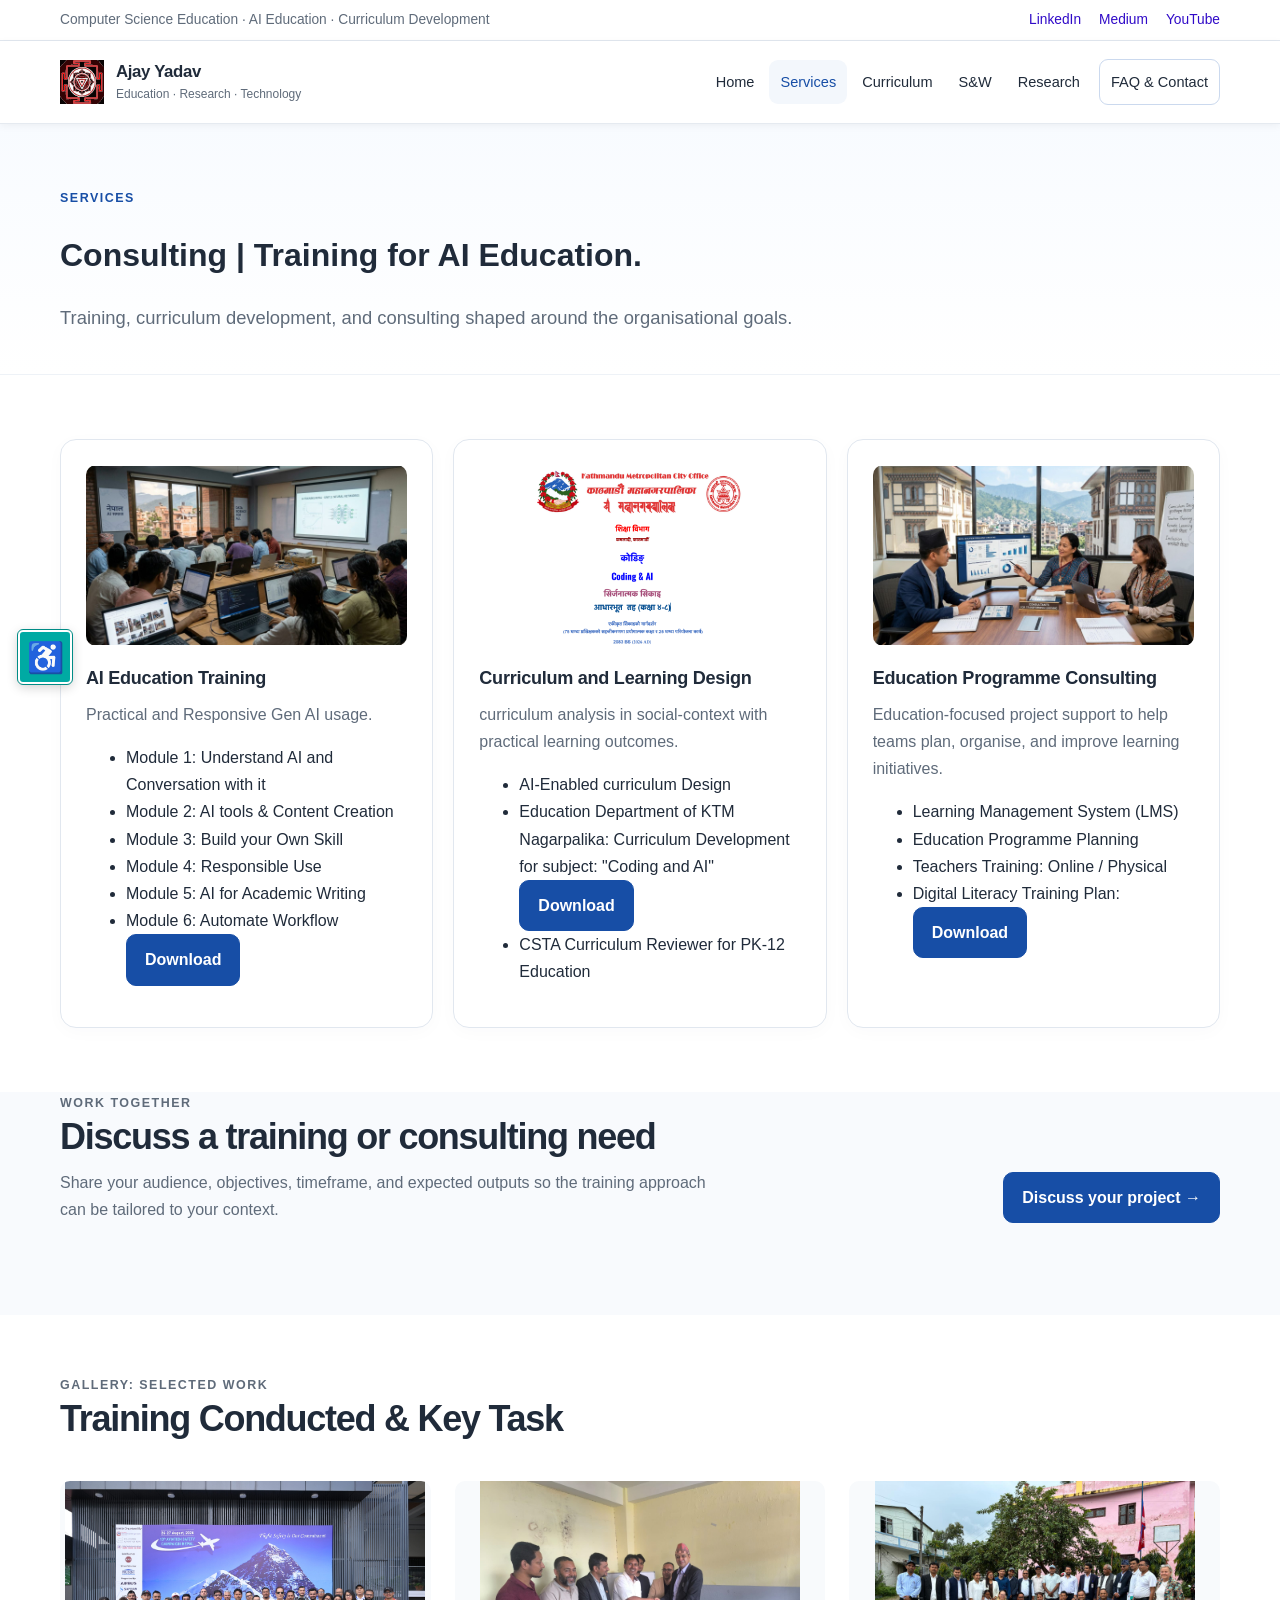
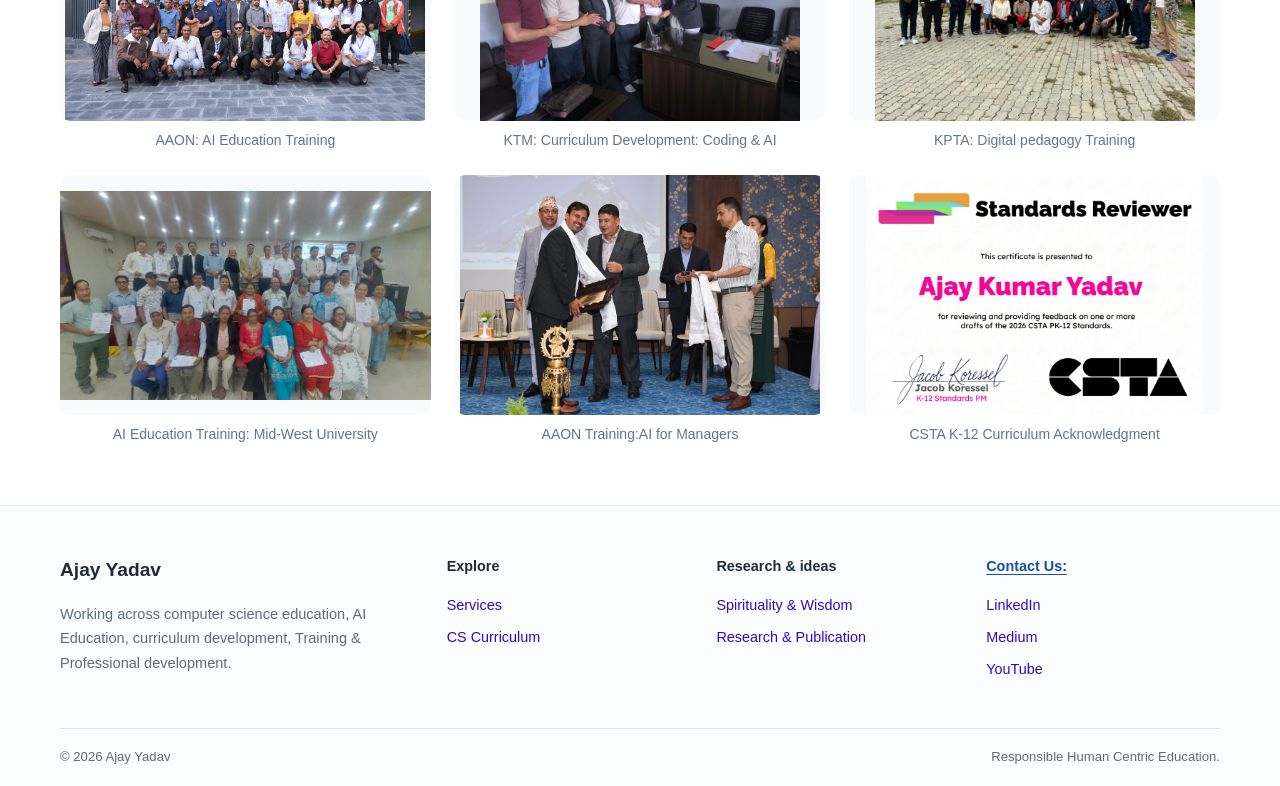
<file: services.html>
<!doctype html>
<html lang="en">
  <head>
    <meta charset="utf-8" />
    <meta name="viewport" content="width=device-width, initial-scale=1" />
    <meta
      name="description"
      content="Computer Science Curriculum Development for the secondary schools. Project Manager for the EdTech Products and services."
    />
    <meta name="theme-color" content="#ffffff" />
    <link rel="icon" href="assets/images/favicon.ico" sizes="any" />
    <link rel="icon" href="assets/images/favicon.svg" type="image/svg+xml" />
    <link rel="apple-touch-icon" href="assets/images/favicon.svg" />
    <link rel="stylesheet" href="assets/css/style.css" />
    <link rel="stylesheet" href="assets/css/accessibility.css" />
    <script src="assets/js/accessibility.js" defer></script>
    <script src="assets/js/main.js" defer></script>
    <script src="assets/js/accessibility-reading.js" defer></script>

    <title>
      Services | AI Education Training, Curriculum Development, Project
      Management Consulting
    </title>
  </head>

  <body>
    <div id="site-header"></div>
    <main id="main-content">
      <section class="page-hero">
        <div class="container">
          <p class="eyebrow">Services</p>
          <h2>Consulting | Training for AI Education.</h2>
          <p class="lead">
            Training, curriculum development, and consulting shaped around the
            organisational goals.
          </p>
        </div>
      </section>
      <section class="section">
        <div class="container grid-3">
          <article class="card" id="ai-training">
            <img
              src="assets/training/AI_train.jpeg"
              alt="AI education training"
              style="
                width: 100%;
                aspect-ratio: 16/9;
                object-fit: contain;
                border-radius: 10px;
                margin-bottom: 20px;
              "
            />
            <h3>AI Education Training</h3>
            <p>Practical and Responsive Gen AI usage.</p>
            <ul>
              <li>Module 1: Understand AI and Conversation with it</li>
              <li>Module 2: AI tools & Content Creation</li>
              <li>Module 3: Build your Own Skill</li>
              <li>Module 4: Responsible Use</li>
              <li>Module 5: AI for Academic Writing</li>
              <li>Module 6: Automate Workflow</li>
              <a
                href="https://docs.google.com/document/d/1hFWWpTdiLl0I6488-Io5Xhbe-THFQqa_Q-1L9PG1naU/edit?tab=t.drv2du50ql1e#heading=h.wwtplhu706ca"
                download
                class="button"
              >
                Download
              </a>
            </ul>
          </article>
          <article class="card" id="curriculum-support">
            <img
              src="assets/training/curriculum_ktm.png"
              alt="Replace with a curriculum development"
              style="
                width: 100%;
                aspect-ratio: 16/9;
                object-fit: contain;
                border-radius: 10px;
                margin-bottom: 20px;
              "
            />
            <h3>Curriculum and Learning Design</h3>
            <p>
              curriculum analysis in social-context with practical learning
              outcomes.
            </p>
            <ul>
              <li>AI-Enabled curriculum Design</li>
              <li>
                Education Department of KTM Nagarpalika: Curriculum Development
                for subject: "Coding and AI"
                <a
                  href="https://drive.google.com/file/d/1ysT7r5ELCX3bBL0wu69ufMQSA_-GAzKn/view?usp=sharing"
                  download
                  class="button"
                >
                  Download
                </a>
              </li>
              <li>CSTA Curriculum Reviewer for PK-12 Education</li>
            </ul>
          </article>
          <article class="card" id="technical-consulting">
            <img
              src="assets/training/consulting.jpeg"
              alt="Replace with an educational technology or consulting photograph"
              style="
                width: 100%;
                aspect-ratio: 16/9;
                object-fit: contain;
                border-radius: 10px;
                margin-bottom: 20px;
              "
            />
            <h3>Education Programme Consulting</h3>
            <p>
              Education-focused project support to help teams plan, organise,
              and improve learning initiatives.
            </p>
            <ul>
              <li>Learning Management System (LMS)</li>
              <li>Education Programme Planning</li>
              <li>Teachers Training: Online / Physical</li>
              <li>
                Digital Literacy Training Plan:
                <a
                  href="https://docs.google.com/document/d/1hFWWpTdiLl0I6488-Io5Xhbe-THFQqa_Q-1L9PG1naU/edit?tab=t.pkrvd1at7qe#heading=h.h745mxe6lwvi"
                  download
                  class="button"
                >
                  Download
                </a>
              </li>
            </ul>
          </article>
        </div>
      </section>
      <section class="section soft">
        <div class="container section-heading">
          <div>
            <p class="eyebrow">Work together</p>
            <h2>Discuss a training or consulting need</h2>
            <p>
              Share your audience, objectives, timeframe, and expected outputs
              so the training approach can be tailored to your context.
            </p>
          </div>
          <a class="button" href="contact.html#contactme"
            >Discuss your project →</a
          >
        </div>
      </section>

      <section class="section portfolio-gallery">
        <div class="container">
          <div class="section-heading">
            <div>
              <p class="eyebrow">Gallery: Selected Work</p>
              <h2>Training Conducted & Key Task</h2>
            </div>
          </div>

          <div class="masonry-gallery">
            <figure>
              <img
                src="assets/training/aaon3.JPG"
                alt="AI education training session"
                loading="lazy"
              />
              <figcaption>AAON: AI Education Training</figcaption>
            </figure>

            <figure>
              <img
                src="assets/training/ktm_curriculum.jpeg"
                alt="Curriculum development workshop"
                loading="lazy"
              />
              <figcaption>KTM: Curriculum Development: Coding & AI</figcaption>
            </figure>

            <figure>
              <img
                src="assets/training/TOT.jpeg"
                alt="Digital literacy classroom activity"
                loading="lazy"
              />
              <figcaption>KPTA: Digital pedagogy Training</figcaption>
            </figure>

            <figure>
              <img
                src="assets/training/Mid-west_university.jpeg"
                alt="Teacher professional development workshop"
                loading="lazy"
              />
              <figcaption>
                AI Education Training: Mid-West University
              </figcaption>
            </figure>

            <figure>
              <img
                src="assets/training/aaon1.JPG"
                alt="AI education presentation"
                loading="lazy"
              />
              <figcaption>AAON Training:AI for Managers</figcaption>
            </figure>

            <figure>
              <img
                src="assets/training/csta.png"
                alt="Computer science curriculum work"
                loading="lazy"
              />
              <figcaption>CSTA K-12 Curriculum Acknowledgment</figcaption>
            </figure>
          </div>
        </div>
      </section>
    </main>
    <div id="site-footer"></div>
  </body>
</html>
</file>
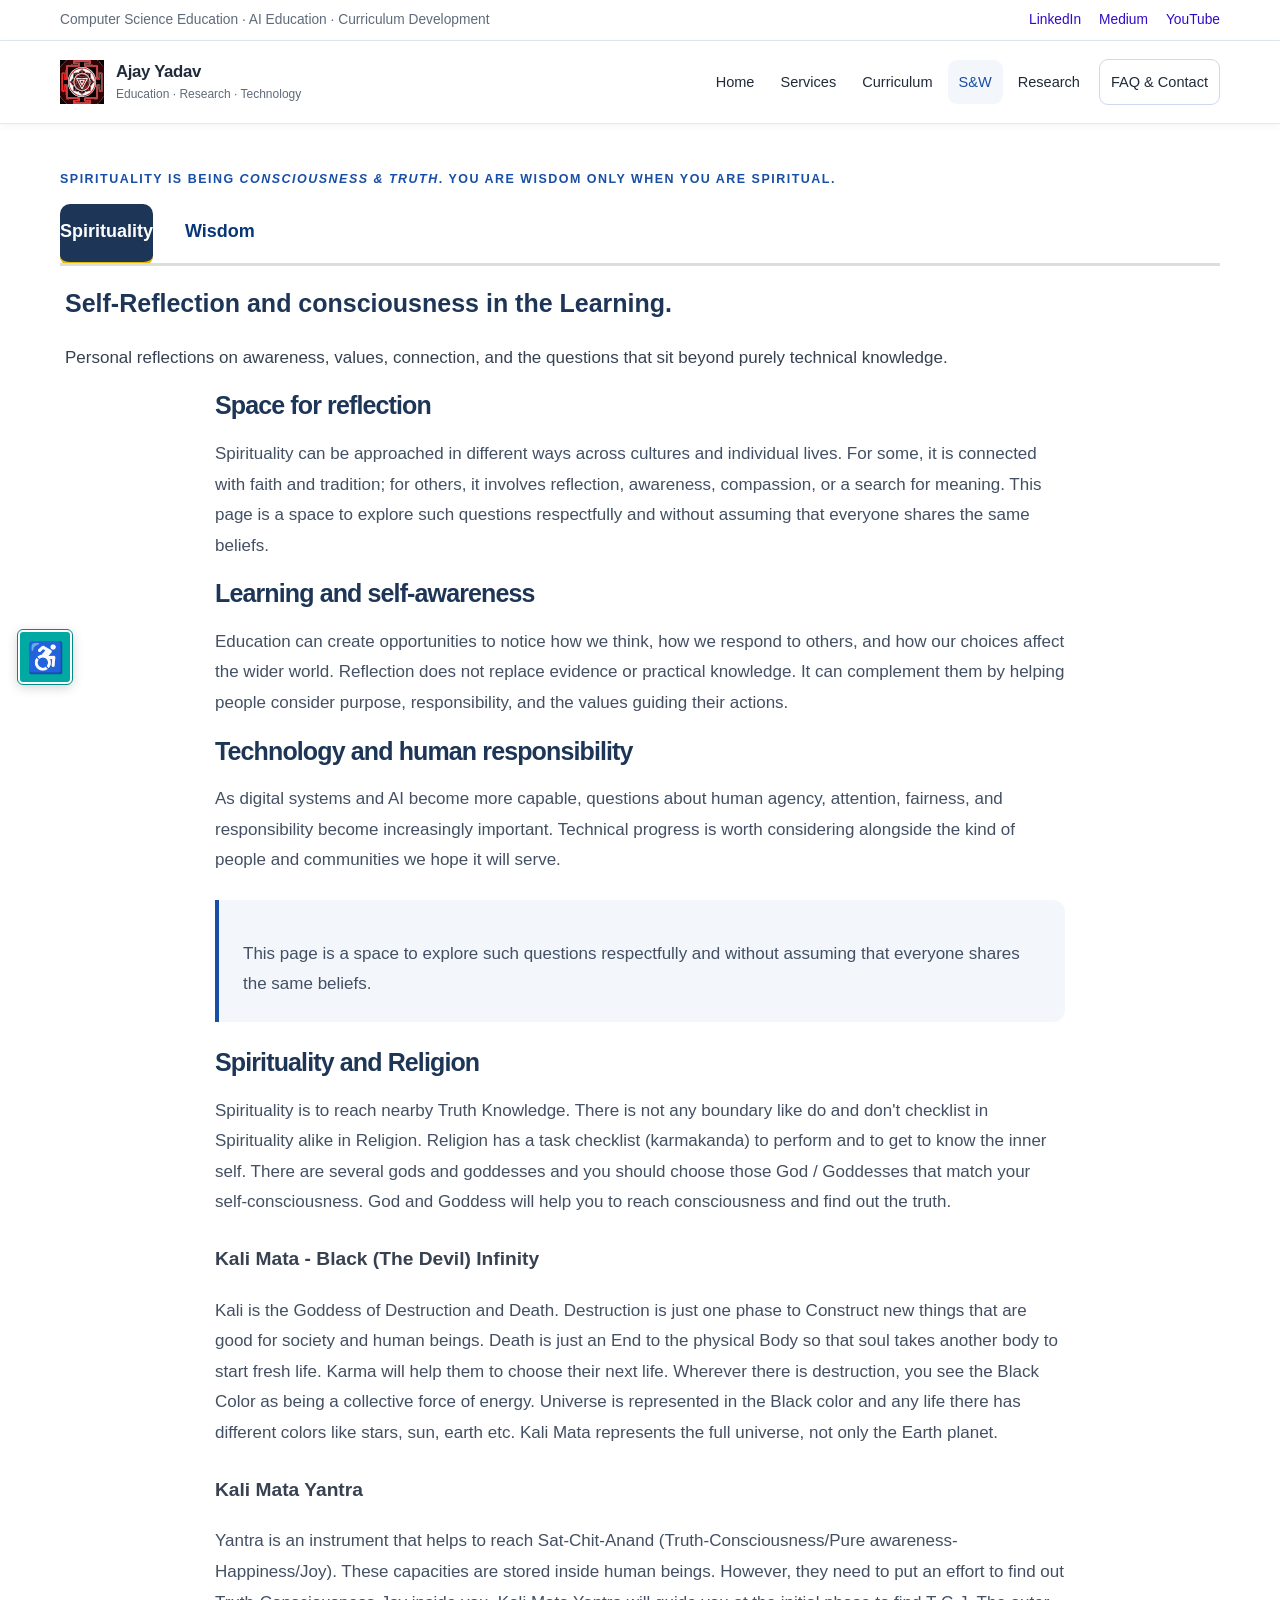
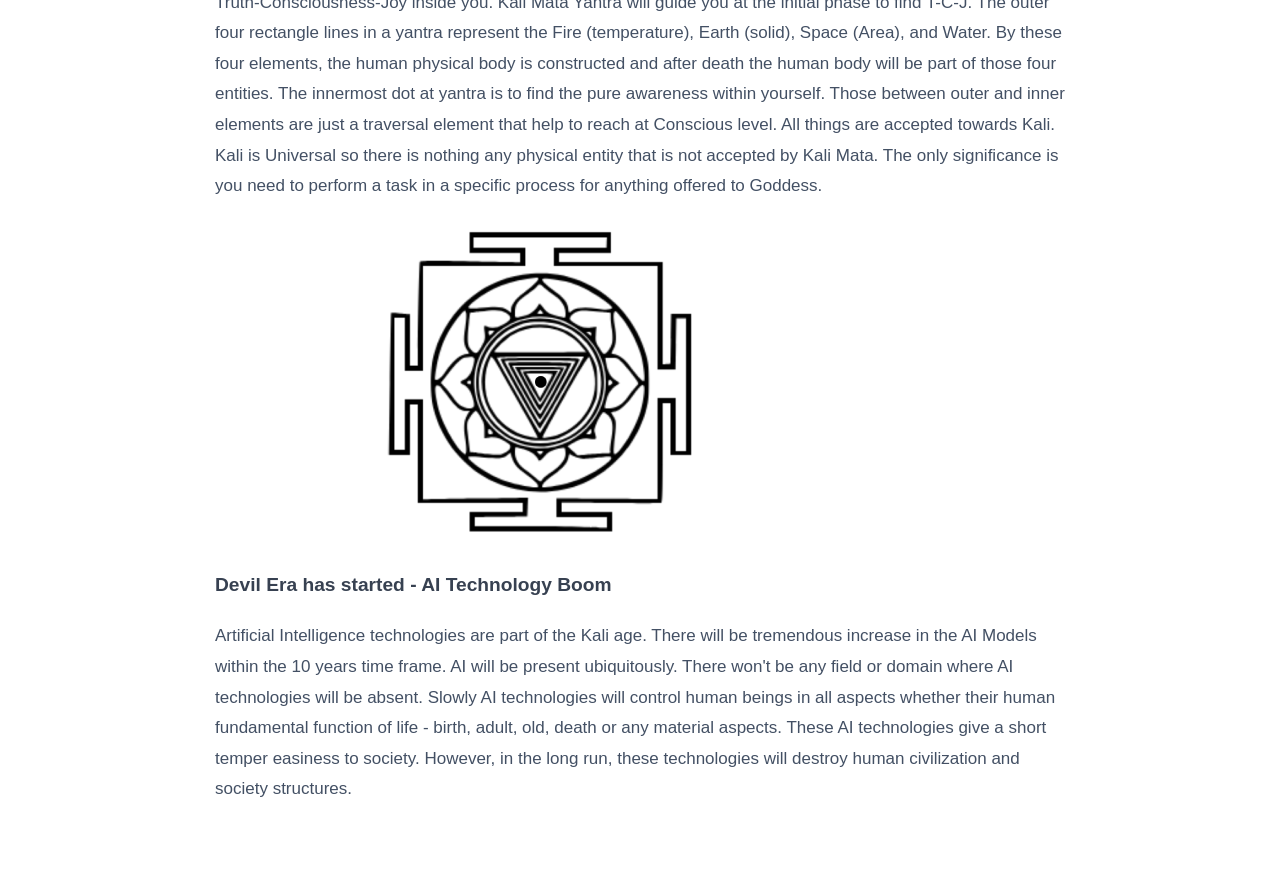
<file: spirituality.html>
<!doctype html>
<html lang="en">
  <head>
    <meta charset="utf-8" />
    <meta name="viewport" content="width=device-width, initial-scale=1" />
    <meta
      name="description"
      content="Ajay Yadav works across computer science education, AI education, curriculum development, research, and educational technology."
    />
    <meta name="theme-color" content="#ffffff" />
    <link rel="icon" href="assets/images/favicon.ico" sizes="any" />
    <link rel="icon" href="assets/images/favicon.svg" type="image/svg+xml" />
    <link rel="apple-touch-icon" href="assets/images/favicon.svg" />
    <link rel="stylesheet" href="assets/css/style.css" />
    <link rel="stylesheet" href="assets/css/accessibility.css" />
    <script src="assets/js/accessibility.js" defer></script>
    <script src="assets/js/main.js" defer></script>
    <script src="assets/js/accessibility-reading.js" defer></script>

    <title>Spirituality & Wisdom</title>
  </head>
  <body>
    <div id="site-header"></div>
    <main id="main-content">
      <section class="profile-tabs-section">
        <div class="container">
          <p class="eyebrow">
            Spirituality is being <i>Consciousness & Truth</i>. You are Wisdom
            only when you are Spiritual.
          </p>

          <!-- TAB NAVIGATION -->
          <div
            class="profile-tabs"
            role="tablist"
            aria-label="Spirituality and Wisdom"
          >
            <button
              class="profile-tab active"
              id="tab-bio"
              role="tab"
              aria-selected="true"
              aria-controls="panel-bio"
              tabindex="0"
            >
              Spirituality
            </button>

            <button
              class="profile-tab"
              id="tab-research"
              role="tab"
              aria-selected="false"
              aria-controls="panel-research"
              tabindex="-1"
            >
              Wisdom
            </button>
          </div>

          <!-- ================================== -->
          <!-- TAB 1: SPIRITUALITY                 -->
          <!-- ================================== -->

          <div
            class="profile-tab-content"
            id="panel-bio"
            role="tabpanel"
            aria-labelledby="tab-bio"
          >
            <h2>Self-Reflection and consciousness in the Learning.</h2>

            <p>
              Personal reflections on awareness, values, connection, and the
              questions that sit beyond purely technical knowledge.
            </p>
            <div class="container content">
              <h2>Space for reflection</h2>

              <p>
                Spirituality can be approached in different ways across cultures
                and individual lives. For some, it is connected with faith and
                tradition; for others, it involves reflection, awareness,
                compassion, or a search for meaning. This page is a space to
                explore such questions respectfully and without assuming that
                everyone shares the same beliefs.
              </p>

              <h2>Learning and self-awareness</h2>

              <p>
                Education can create opportunities to notice how we think, how
                we respond to others, and how our choices affect the wider
                world. Reflection does not replace evidence or practical
                knowledge. It can complement them by helping people consider
                purpose, responsibility, and the values guiding their actions.
              </p>

              <h2>Technology and human responsibility</h2>

              <p>
                As digital systems and AI become more capable, questions about
                human agency, attention, fairness, and responsibility become
                increasingly important. Technical progress is worth considering
                alongside the kind of people and communities we hope it will
                serve.
              </p>

              <div class="callout">
                <p>
                  This page is a space to explore such questions respectfully
                  and without assuming that everyone shares the same beliefs.
                </p>
              </div>

              <h2>Spirituality and Religion</h2>

              <p>
                Spirituality is to reach nearby Truth Knowledge. There is not
                any boundary like do and don't checklist in Spirituality alike
                in Religion. Religion has a task checklist (karmakanda) to
                perform and to get to know the inner self. There are several
                gods and goddesses and you should choose those God / Goddesses
                that match your self-consciousness. God and Goddess will help
                you to reach consciousness and find out the truth.
              </p>

              <h3>Kali Mata - Black (The Devil) Infinity</h3>

              <p>
                Kali is the Goddess of Destruction and Death. Destruction is
                just one phase to Construct new things that are good for society
                and human beings. Death is just an End to the physical Body so
                that soul takes another body to start fresh life. Karma will
                help them to choose their next life. Wherever there is
                destruction, you see the Black Color as being a collective force
                of energy. Universe is represented in the Black color and any
                life there has different colors like stars, sun, earth etc. Kali
                Mata represents the full universe, not only the Earth planet.
              </p>

              <h3>Kali Mata Yantra</h3>

              <p>
                Yantra is an instrument that helps to reach Sat-Chit-Anand
                (Truth-Consciousness/Pure awareness-Happiness/Joy). These
                capacities are stored inside human beings. However, they need to
                put an effort to find out Truth-Consciousness-Joy inside you.
                Kali Mata Yantra will guide you at the initial phase to find
                T-C-J. The outer four rectangle lines in a yantra represent the
                Fire (temperature), Earth (solid), Space (Area), and Water. By
                these four elements, the human physical body is constructed and
                after death the human body will be part of those four entities.
                The innermost dot at yantra is to find the pure awareness within
                yourself. Those between outer and inner elements are just a
                traversal element that help to reach at Conscious level. All
                things are accepted towards Kali. Kali is Universal so there is
                nothing any physical entity that is not accepted by Kali Mata.
                The only significance is you need to perform a task in a
                specific process for anything offered to Goddess.
              </p>

              <img
                src="./assets/curriculum/yantra.png"
                alt="Kali Mata Yantra"
                loading="lazy"
              />

              <h3>Devil Era has started - AI Technology Boom</h3>

              <p>
                Artificial Intelligence technologies are part of the Kali age.
                There will be tremendous increase in the AI Models within the 10
                years time frame. AI will be present ubiquitously. There won't
                be any field or domain where AI technologies will be absent.
                Slowly AI technologies will control human beings in all aspects
                whether their human fundamental function of life - birth, adult,
                old, death or any material aspects. These AI technologies give a
                short temper easiness to society. However, in the long run,
                these technologies will destroy human civilization and society
                structures.
              </p>
            </div>
          </div>

          <!-- ================================== -->
          <!-- TAB 2: WISDOM                      -->
          <!-- ================================== -->

          <div
            class="profile-tab-content"
            id="panel-research"
            role="tabpanel"
            aria-labelledby="tab-research"
            hidden
          >
            <h2>
              Learning is not only about knowing more. It is also about seeing
              more clearly.
            </h2>

            <p>
              A space for reflections on education, human development,
              technology, culture, and the choices that shape how we live and
              learn.
            </p>

            <div class="container content">
              <h2>Knowledge and judgement</h2>

              <p>
                Knowledge gives us information, concepts, and methods. Wisdom
                asks how to use them well. In education, the distinction
                matters: learners need opportunities not only to remember facts,
                but also to question assumptions, recognise context, weigh
                evidence, and consider consequences.
              </p>

              <h2>Technology in a human context</h2>

              <p>
                Digital tools and AI can extend what people are able to do, but
                they do not remove the need for care, judgement, responsibility,
                and relationships. A useful educational approach asks both what
                a technology makes possible and what learners may need to
                understand before relying on it.
              </p>

              <h2>Education as connection</h2>

              <p>
                Learning can connect technical ideas with arts, language,
                mathematics, science, culture, nature, and everyday life. These
                connections can help students see knowledge as something they
                can use to interpret and improve the world around them.
              </p>

              <div class="callout">
                <p>
                  These notes are reflective rather than prescriptive. They are
                  intended to invite questions, dialogue, and thoughtful
                  disagreement.
                </p>
              </div>

              <h2>Ideas to develop</h2>

              <ul>
                <li>
                  How can schools make room for curiosity and reflection
                  alongside assessment?
                </li>

                <li>
                  What does responsible innovation look like in everyday
                  education?
                </li>

                <li>
                  How can technical learning remain connected to community and
                  human values?
                </li>
              </ul>

              <h3>Artificial Intelligence and Wisdom</h3>

              <p>
                Data is the primary source of information for both humans and to
                make machines intelligent. As our brain gets more knowledge by
                seeing various data, and from which we comprehend information
                and knowledge. Similarly to make machines intelligent enough
                they need to analyze several data through algorithms often
                termed as AI Models. AI Models are supposed to perform certain
                tasks and the basis to perform those tasks are based on input of
                data. However, there is one point where AI does not seems to
                reach beyond human mind i.e. Wisdom level. AI can extract
                information, knowledge from data and act as a decision based
                system. However, Wisdom is far beyond knowledge where most of
                the time ethics and value play a greater role compared to data
                and information. The extended version of the DIKW pyramid model
                gives an idea of AI intelligent machines that can perform tasks
                and how the source of knowledge is educated by humans. The left
                side of the pyramid model diagram represents the source of
                activity for input to the machine whereas the right side of the
                pyramid model represents the source of activity to humans.
              </p>

              <ul>
                <li>
                  Data is an unorganized form of numbers or characters in a raw
                  fact. Raw data does not provide any meaning without context
                  such as this number does not have any meaning 20230112. AI
                  tools can be used to process data for understanding meaning at
                  some context level.
                </li>

                <li>
                  Information is structured data having a contextual meaning
                  such as this number 20230112 has the contextual meaning 12th
                  of January 2023. AI tools can be used to analyze information
                  from several sources of data.
                </li>

                <li>
                  Knowledge gives an answer related to the “how” question from
                  the context information. Both the human mind and AI machines
                  function as a support system to analyze data for the knowledge
                  building process. Knowledge can be built through experience
                  and it takes enough time to construct knowledge. Knowledge is
                  built upon experimenting things. Failure is seen as part of
                  the knowledge building process. Failure helps to refine the
                  knowledge.
                </li>

                <li>
                  Wisdom is the truth of nature. Wisdom is an applied action
                  from several choices of data, information, and knowledge at
                  the right time and at the right place. Wisdom is at the
                  conscious level of an individual with deep understanding on
                  the subject. It gives decision making choices about why
                  something was chosen as the best choice. Only the human mind
                  would act at the wisdom level. Wisdom is a great asset for
                  human mankind. Wisdom is greatly influenced by ethics and the
                  value system that governs the philosophy of life. Wisdom can
                  explain the particular choice and solutions to problems from
                  several alternate solutions. However, wisdom can be directly
                  taught to students.
                </li>

                <li>
                  Consciousness is associated with Wisdom. The awareness of
                  present moments and finding truth leads to being in a
                  conscious phase and that governs the wisdom and philosophy of
                  life.
                </li>

                <li>
                  Data and Information gives details about past activity.
                  Knowledge and Wisdom are associated with the present and
                  future moment that governs the action to be taken now and in
                  future.
                </li>
              </ul>

              <img
                src="./assets/curriculum/wisdom.png"
                alt="Wisdom and knowledge diagram"
                style="height: 70vh; width: auto; max-width: 100%"
                loading="lazy"
              />

              <h4>
                Note: Future of Education needs to focus at Wisdom and Truth
                level.
              </h4>
            </div>
          </div>
        </div>
      </section>
    </main>
  </body>
</html>
</file>
<file: assets/css/style.css>
/* Ajay Yadav website: clean white theme, reusable across all pages. */
:root {
    --ink: #202b3a;
    --muted: #5f6b7a;
    --blue: #174ea6;
    --blue-dark: #123b78;
    --pale: #f3f7fc;
    --line: #e1e7ef;
    --white: #fff;
    --radius: 16px;
    --shadow: 0 10px 30px rgba(24, 45, 77, .07);
    --max: 1160px
}

* {
    box-sizing: border-box
}

html {
    scroll-behavior: smooth;
    scroll-padding-top: 100px
}

body {
    margin: 0;
    background: var(--white);
    color: var(--ink);
    font-family: Inter, -apple-system, BlinkMacSystemFont, "Segoe UI", Roboto, Arial, sans-serif;
    font-size: 16px;
    line-height: 1.7
}

img {
    max-width: 100%;
    display: block
}

a {
    color: var(--blue);
    text-underline-offset: 3px
}

a:hover {
    color: var(--blue-dark)
}

button,
input,
textarea {
    font: inherit
}

.container {
    width: min(var(--max), calc(100% - 40px));
    margin-inline: auto
}

.skip-link {
    position: absolute;
    left: -9999px;
    top: 8px;
    background: #fff;
    padding: 10px;
    z-index: 100
}

.skip-link:focus {
    left: 8px
}

.sr-only {
    position: absolute;
    width: 1px;
    height: 1px;
    padding: 0;
    margin: -1px;
    overflow: hidden;
    clip: rect(0, 0, 0, 0);
    white-space: nowrap;
    border: 0
}

.topbar {
    border-bottom: 1px solid var(--line);
    background: #fff;
    font-size: .86rem;
    color: var(--muted)
}

.topbar-inner {
    display: flex;
    justify-content: space-between;
    align-items: center;
    gap: 16px;
    min-height: 40px
}

.social-links {
    display: flex;
    gap: 18px;
    flex-wrap: wrap
}

.social-links a {
    color: var(--muted);
    text-decoration: none
}

.social-links a:hover {
    color: var(--blue)
}


.site-header {
    position: -webkit-sticky;
    position: sticky;
    top: 0;
    z-index: 9999;
    background: #ffffff;
    border-bottom: 1px solid #e5eaf0;
    box-shadow: 0 2px 8px rgba(0, 0, 0, 0.05);
}


.header-inner {
    display: flex;
    align-items: center;
    justify-content: space-between;
    gap: 28px;
    min-height: 82px
}

.brand {
    display: flex;
    align-items: center;
    gap: 12px;
    text-decoration: none;
    color: var(--ink);
    flex-shrink: 0
}

.brand-logo {
    width: 44px;
    height: 44px
}

.brand-text {
    display: grid;
    line-height: 1.25
}

.brand-text strong {
    font-size: 1.05rem;
    letter-spacing: -.02em
}

.brand-text small {
    color: var(--muted);
    font-size: .75rem;
    margin-top: 4px
}

.primary-navigation {
    display: flex;
    align-items: center;
    gap: 4px
}

.primary-navigation>a,
.dropdown-toggle {
    display: inline-flex;
    align-items: center;
    gap: 6px;
    padding: 10px 11px;
    border: 0;
    border-radius: 9px;
    background: transparent;
    color: var(--ink);
    text-decoration: none;
    font-size: .91rem;
    cursor: pointer;
    white-space: nowrap
}

.primary-navigation>a:hover,
.dropdown-toggle:hover,
.primary-navigation .is-active {
    background: var(--pale);
    color: var(--blue)
}

.nav-contact {
    border: 1px solid #cbd9ee !important;
    margin-left: 4px
}

.nav-dropdown {
    position: relative
}

.dropdown-menu {
    display: none;
    position: absolute;
    top: calc(100% + 6px);
    left: 0;
    min-width: 205px;
    padding: 8px;
    background: #fff;
    border: 1px solid var(--line);
    border-radius: 12px;
    box-shadow: var(--shadow)
}

.dropdown-menu a {
    display: block;
    padding: 9px 11px;
    border-radius: 8px;
    color: var(--ink);
    text-decoration: none;
    font-size: .9rem
}

.dropdown-menu a:hover,
.dropdown-menu a.is-active {
    background: var(--pale);
    color: var(--blue)
}

.nav-dropdown:hover .dropdown-menu,
.nav-dropdown:focus-within .dropdown-menu,
.nav-dropdown.is-open .dropdown-menu {
    display: block
}

.menu-toggle {
    display: none;
    border: 1px solid var(--line);
    background: #fff;
    border-radius: 9px;
    padding: 7px 11px;
    color: var(--ink);
    cursor: pointer
}

main {
    min-height: 60vh
}

.hero {
    padding: 60px 0 25px
}

.hero-grid {
    display: grid;
    grid-template-columns: minmax(0, 1.4fr) minmax(250px, .7fr);
    align-items: center;
    gap: 64px
}

.eyebrow {
    color: var(--blue);
    font-size: .78rem;
    font-weight: 750;
    letter-spacing: .12em;
    text-transform: uppercase;
    margin: 0 0 14px
}

.hero h1,
.page-hero h1 {
    font-size: clamp(2.3rem, 5vw, 4rem);
    letter-spacing: -.055em;
    line-height: 1.12;
    margin: 0 0 22px;
    max-width: 780px
}

.hero h1 span {
    color: var(--blue)
}

.lead {
    font-size: 1.15rem;
    line-height: 1.8;
    color: var(--muted);
    max-width: 700px
}



.button {
    display: inline-flex;
    justify-content: center;
    align-items: center;
    gap: 8px;
    padding: 11px 18px;
    border-radius: 10px;
    text-decoration: none;
    font-weight: 650;
    border: 1px solid var(--blue);
    background: var(--blue);
    color: #fff;
    transition: transform .15s, background .15s
}

.button:hover {
    background: var(--blue-dark);
    color: #fff;
    transform: translateY(-1px)
}

.button.secondary {
    background: #fff;
    color: var(--blue);
    border-color: #cbd9ee
}

.button.secondary:hover {
    background: var(--pale)
}

.hero-image-wrap {
    position: relative;
    max-width: 350px;
    margin-inline: auto
}

.hero-image {
    width: 100%;
    aspect-ratio: 4/5;
    object-fit: cover;
    border-radius: 24px;
    background: var(--pale);
    border: 1px solid var(--line)
}

.image-note {
    font-size: .8rem;
    color: var(--muted);
    text-align: center;
    margin-top: 10px
}

.page-hero {
    padding: 64px 0 40px;
    background: linear-gradient(180deg, #f8fbff 0%, #fff 100%);
    border-bottom: 1px solid #eef2f7
}

.page-hero h1 {
    font-size: clamp(2.2rem, 4vw, 3.25rem);
    margin-bottom: 14px
}

.page-hero .lead {
    margin: 0;
    max-width: 800px
}

.section {
    padding: 64px 0
}

.section.soft {
    background: #f8fafd
}

.section-heading {
    display: flex;
    justify-content: space-between;
    align-items: end;
    gap: 20px;
    margin-bottom: 28px
}

.section-heading h2,
.content h2 {
    font-size: clamp(1.6rem, 3vw, 2.25rem);
    line-height: 1.25;
    letter-spacing: -.035em;
    margin: 0 0 10px
}

.section-heading p {
    color: var(--muted);
    margin: 0;
    max-width: 650px
}

.text-link {
    font-weight: 650;
    text-decoration: none;
    white-space: nowrap
}

.grid-3 {
    display: grid;
    grid-template-columns: repeat(3, minmax(0, 1fr));
    gap: 20px
}

.grid-2 {
    display: grid;
    grid-template-columns: repeat(2, minmax(0, 1fr));
    gap: 22px
}

.card {
    border: 1px solid var(--line);
    border-radius: var(--radius);
    padding: 25px;
    background: #fff;
    box-shadow: 0 4px 18px rgba(24, 45, 77, .025)
}

.card h3 {
    font-size: 1.13rem;
    line-height: 1.4;
    margin: 0 0 10px;
    letter-spacing: -.015em
}

.card p {
    margin: 0 0 13px;
    color: var(--muted)
}

.card p:last-child {
    margin-bottom: 0
}

.card .card-link {
    display: inline-block;
    margin-top: 12px;
    font-weight: 650;
    text-decoration: none
}

.card-icon {
    display: grid;
    place-items: center;
    width: 44px;
    height: 44px;
    border-radius: 12px;
    background: var(--pale);
    color: var(--blue);
    font-size: 1.25rem;
    margin-bottom: 18px
}

.tag {
    display: inline-block;
    background: var(--pale);
    color: var(--blue);
    font-size: .76rem;
    font-weight: 700;
    padding: 4px 9px;
    border-radius: 999px;
    margin: 0 6px 8px 0
}

.content {
    max-width: 850px
}

.content p {
    color: #435064
}

.content ul {
    padding-left: 1.25rem
}

.content li {
    padding: 3px 0
}

.content h2 {
    margin-top: 34px
}

.content h3 {
    font-size: 1.2rem;
    margin-top: 24px
}

.callout {
    padding: 22px 24px;
    border-left: 4px solid var(--blue);
    border-radius: 0 12px 12px 0;
    background: var(--pale);
    margin: 24px 0
}

.callout p:last-child {
    margin-bottom: 0
}

.stat-line {
    display: flex;
    gap: 10px;
    flex-wrap: wrap;
    margin-top: 18px
}

.stat-line span {
    border: 1px solid var(--line);
    border-radius: 10px;
    padding: 8px 12px;
    font-size: .88rem;
    color: var(--muted)
}

.carousel-shell {
    position: relative
}

.carousel-controls {
    display: flex;
    gap: 8px
}

.carousel-controls button {
    width: 42px;
    height: 42px;
    border: 1px solid var(--line);
    border-radius: 50%;
    background: #fff;
    color: var(--ink);
    cursor: pointer;
    font-size: 1.2rem
}

.carousel-controls button:hover {
    border-color: var(--blue);
    color: var(--blue);
    background: var(--pale)
}

.carousel-track {
    display: grid;
    grid-auto-columns: calc((100% - 40px)/3);
    grid-auto-flow: column;
    gap: 20px;
    overflow-x: auto;
    scroll-snap-type: x mandatory;
    scrollbar-width: thin;
    padding: 2px 2px 16px;
    scrollbar-color: #c7d3e4 transparent
}

.carousel-card {
    scroll-snap-align: start;
    min-width: 0
}

.carousel-card .card {
    height: 100%;
    display: flex;
    flex-direction: column
}

.carousel-card .card-link {
    margin-top: auto;
    padding-top: 12px
}

.card-meta {
    font-size: .8rem;
    color: var(--blue);
    font-weight: 700;
    margin-bottom: 10px
}

.publication-doi {
    font-size: .88rem;
    overflow-wrap: anywhere
}

.timeline {
    display: grid;
    gap: 18px
}

.timeline-item {
    display: grid;
    grid-template-columns: 150px 1fr;
    gap: 24px;
    padding: 22px 0;
    border-bottom: 1px solid var(--line)
}

.timeline-item:last-child {
    border-bottom: 0
}

.timeline-date {
    font-size: .88rem;
    font-weight: 700;
    color: var(--blue)
}

.timeline-item h3 {
    margin: 0 0 6px;
    font-size: 1.12rem
}

.timeline-item p {
    margin: 0;
    color: var(--muted)
}

.pill-list {
    display: flex;
    flex-wrap: wrap;
    gap: 8px;
    padding: 0 !important;
    list-style: none
}

.pill-list li {
    background: var(--pale);
    border-radius: 999px;
    padding: 7px 12px;
    font-size: .88rem;
    color: #31445f
}

.contact-layout {
    display: grid;
    grid-template-columns: .8fr 1.2fr;
    gap: 32px;
    align-items: start
}

.contact-panel {
    padding: 26px;
    background: var(--pale);
    border-radius: var(--radius)
}

.contact-panel h2 {
    margin-top: 0
}

.contact-panel p {
    color: var(--muted)
}

.contact-email {
    font-size: 1.05rem;
    font-weight: 700;
    overflow-wrap: anywhere
}

.form-frame {
    width: 100%;
    height: 760px;
    border: 1px solid var(--line);
    border-radius: 12px;
    background: #fff
}

.form-placeholder {
    padding: 28px;
    border: 1px dashed #b8c8dc;
    border-radius: 12px;
    background: #fbfdff
}

.form-placeholder p {
    color: var(--muted)
}

.site-footer {
    border-top: 1px solid var(--line);
    background: #fbfcfe;
    padding: 48px 0 0
}

.footer-grid {
    display: grid;
    grid-template-columns: 1.5fr 1fr 1fr 1fr;
    gap: 36px;
    padding-bottom: 38px
}

.footer-brand {
    font-size: 1.2rem;
    font-weight: 800;
    text-decoration: none;
    color: var(--ink)
}

.footer-about p {
    color: var(--muted);
    font-size: .91rem;
    max-width: 320px
}

.footer-heading {
    font-size: .9rem;
    margin: 0 0 12px
}

.footer-links {
    list-style: none;
    padding: 0;
    margin: 0
}

.footer-links li {
    margin: 5px 0
}

.footer-links a {
    color: var(--muted);
    font-size: .9rem;
    text-decoration: none
}

.footer-links a:hover {
    color: var(--blue)
}

.footer-bottom {
    display: flex;
    justify-content: space-between;
    gap: 16px;
    border-top: 1px solid var(--line);
    padding: 17px 0;
    font-size: .82rem;
    color: var(--muted)
}

.partial-error {
    margin: 0;
    padding: 12px;
    background: #fff3f3;
    color: #8b2020
}

@media(max-width:1000px) {
    .header-inner {
        min-height: 74px
    }

    .menu-toggle {
        display: block
    }

    .primary-navigation {
        display: none;
        position: absolute;
        left: 20px;
        right: 20px;
        top: calc(100% + 1px);
        padding: 12px;
        background: #fff;
        border: 1px solid var(--line);
        border-radius: 14px;
        box-shadow: var(--shadow);
        align-items: stretch;
        flex-direction: column;
        gap: 3px
    }

    .primary-navigation.is-open {
        display: flex
    }

    .primary-navigation>a,
    .dropdown-toggle {
        width: 100%;
        justify-content: space-between;
        padding: 11px 12px
    }

    .nav-contact {
        margin: 4px 0 0 !important
    }

    .dropdown-menu {
        position: static;
        box-shadow: none;
        border: 0;
        border-left: 2px solid var(--line);
        border-radius: 0;
        margin: 3px 0 5px 10px;
        padding: 4px 8px
    }

    .nav-dropdown:hover .dropdown-menu {
        display: none
    }

    .nav-dropdown.is-open .dropdown-menu,
    .nav-dropdown:focus-within .dropdown-menu {
        display: block
    }

    .hero-grid {
        gap: 36px
    }

    .carousel-track {
        grid-auto-columns: calc((100% - 20px)/2)
    }

    .footer-grid {
        grid-template-columns: repeat(2, minmax(0, 1fr))
    }
}

@media(max-width:680px) {
    .container {
        width: min(var(--max), calc(100% - 30px))
    }

    .topbar-inner {
        padding: 8px 0;
        align-items: flex-start;
        flex-direction: column;
        gap: 5px
    }

    .social-links {
        gap: 15px
    }

    .brand-logo {
        width: 38px;
        height: 38px
    }

    .brand-text small {
        font-size: .68rem
    }

    .hero {
        padding: 48px 0
    }

    .hero-grid {
        grid-template-columns: 1fr;
        gap: 30px
    }

    .hero-image-wrap {
        max-width: 260px;
        grid-row: 1
    }

    .hero h1 {
        font-size: 2.55rem
    }

    .lead {
        font-size: 1.05rem
    }

    .section {
        padding: 46px 0
    }

    .page-hero {
        padding: 44px 0 30px
    }

    .grid-3,
    .grid-2 {
        grid-template-columns: 1fr
    }

    .section-heading {
        align-items: flex-start;
        flex-direction: column
    }

    .carousel-track {
        grid-auto-columns: 86%
    }

    .timeline-item {
        grid-template-columns: 1fr;
        gap: 5px
    }

    .contact-layout {
        grid-template-columns: 1fr
    }

    .form-frame {
        height: 720px
    }

    .footer-grid {
        grid-template-columns: 1fr 1fr;
        gap: 24px
    }

    .footer-bottom {
        flex-direction: column;
        gap: 4px
    }
}

@media(prefers-reduced-motion:reduce) {
    html {
        scroll-behavior: auto
    }

    *,
    *::before,
    *::after {
        transition: none !important;
        scroll-behavior: auto !important
    }
}


/* Later Updated CSS */
/* Homepage action buttons */
.hero-actions {
    display: flex;
    gap: 14px;
    flex-wrap: wrap;
    margin: 25px 0;
}

.hero-actions .button {
    display: inline-flex;
    align-items: center;
    gap: 8px;
    padding: 12px 22px;
    border-radius: 6px;
    text-decoration: none;
    font-weight: 600;
    transition: 0.2s ease;
}

.hero-actions .button.primary {
    background: #173b63;
    color: #ffffff;
}

.hero-actions .button.secondary {
    background: #ffffff;
    color: #173b63;
    border: 1px solid #173b63;
}

.hero-actions .button:hover {
    transform: translateY(-2px);
    opacity: 0.85;
}

/* Professional areas */
.stat-line {
    display: flex;
    flex-wrap: wrap;
    gap: 10px;
    margin-top: 20px;
}

.stat-line span {
    border: 1px solid #e2e8f0;
    background: #f8fafc;
    color: #475569;
    padding: 8px 14px;
    border-radius: 20px;
    font-size: 14px;
}



/* Control spacing between homepage sections */
.section.soft  {
    padding-top: 1px;
}

/* Page title */
.page-hero h2 {
    font-size: clamp(1.5rem, 3.2vw, 2rem);
    line-height: 1.2;
}

/* Headings within page content */
.content h2 {
    font-size: clamp(1.7rem, 2.5vw, 2.2rem);
    line-height: 1.3;
}


/* work photos */

/* Responsive photo gallery */

.portfolio-gallery {
    padding: 60px 0;
}

.masonry-gallery {
    display: grid;
    grid-template-columns: repeat(3, minmax(0, 1fr));
    gap: 24px;
    margin-top: 30px;
    align-items: start;
}

.masonry-gallery figure {
    margin: 0;
    min-width: 0;
}

.masonry-gallery img {
    display: block;
    width: 100%;
    height: 240px;
    object-fit: contain;
    border-radius: 10px;
    background: #f8fafc;
}

.masonry-gallery figcaption {
    font-size: 14px;
    color: #64748b;
    padding-top: 9px;
    line-height: 1.5;
    text-align: center;
}

/* iPad and tablets */
@media (max-width: 900px) {
    .masonry-gallery {
        grid-template-columns: repeat(2, minmax(0, 1fr));
        gap: 18px;
    }

    .masonry-gallery img {
        height: 220px;
    }
}

/* Mobile phones */
@media (max-width: 600px) {
    .masonry-gallery {
        grid-template-columns: 1fr;
        gap: 22px;
    }

    .masonry-gallery img {
        height: auto;
        max-height: 350px;
        object-fit: contain;
    }
}


/* FAQ */

/* FAQ accordion */

.faq-section {
    padding: 1px 0;
}

.faq-list {
    max-width: 900px;
    margin: 1px auto;
}

.faq-item {
    border-bottom: 3px solid #e2e8f0;
}

.faq-item summary {
    padding: 10px 5px;
    cursor: pointer;
    font-size: 16px;
    font-weight: 600;
    color: #173b63;
    list-style: none;
    display: flex;
    justify-content: space-between;
    align-items: center;
    gap: 5px;
}

.faq-item summary::-webkit-details-marker {
    display: none;
}

.faq-item summary::after {
    content: "+";
    font-size: 23px;
    font-weight: 400;
    color: #64748b;
}

.faq-item[open] summary::after {
    content: "−";
}

.faq-answer {
    padding: 0 5px 18px;
    color: #64748b;
    line-height: 1.8;
}

.faq-answer p {
    margin: 0;
}

.faq-contact {
    text-align: center;
    margin-top: 15px;
}


/* Sets the custom color for the footer links */
.footer-links  a {
  color: #300ac8; /* Replace with your desired color code */
}



/* Sets the custom color for the HEADER links */
.social-links a {
  color: #300ac8; /* Replace with your desired color code */
}

/* GOogle Maps */


.location-section {
  padding: 60px 0;
}

.location-section .section-heading {
  margin-bottom: 25px;
}

.map-container {
  width: 100%;
  overflow: hidden;
  border-radius: 14px;
  border: 1px solid #e2e8f0;
}

.map-container iframe {
  display: block;
  width: 100%;
  height: 400px;
  border: 0;
}

@media (max-width: 600px) {
  .map-container iframe {
    height: 300px;
  }
}


/* Channel Feed & Medium Feed RSS */


/* =========================================
   LATEST INSIGHTS AND RESOURCES
   ========================================= */

.latest-content-section {
  padding: 65px 0;
  background: #ffffff;
}

.latest-content-section .section-heading {
  margin-bottom: 35px;
}

.latest-content-grid {
  display: grid;
  grid-template-columns: repeat(2, minmax(0, 1fr));
  gap: 45px;
}

.feed-column {
  min-width: 0;
}

.feed-heading {
  margin-bottom: 20px;
  padding-bottom: 15px;
  border-bottom: 1px solid #e5e7eb;
}

.feed-heading h3 {
  display: flex;
  align-items: center;
  gap: 10px;
  margin: 0 0 6px;
  font-size: 1.25rem;
}

.feed-subtitle {
  color: #64748b;
  font-size: 13px;
}

.medium-mark {
  color: #16a34a;
  font-weight: 800;
}

.youtube-mark {
  color: #dc2626;
  font-size: 18px;
}

.feed-list {
  display: flex;
  flex-direction: column;
}

.feed-entry {
  display: flex;
  align-items: flex-start;
  gap: 15px;
  padding: 15px 0;
  border-bottom: 1px solid #f1f5f9;
}

.feed-entry-image {
  width: 115px;
  height: 82px;
  flex-shrink: 0;
  object-fit: cover;
  border-radius: 7px;
  background: #f1f5f9;
}

.feed-entry-content {
  min-width: 0;
  flex: 1;
}

.feed-entry-title {
  display: block;
  color: #1e293b;
  font-size: 15px;
  font-weight: 600;
  line-height: 1.5;
  text-decoration: none;
}

.feed-entry-title:hover {
  color: #2563eb;
}

.feed-entry-date {
  display: block;
  margin-top: 5px;
  color: #94a3b8;
  font-size: 12px;
}

.feed-entry-summary {
  margin: 7px 0 0;
  color: #64748b;
  font-size: 13px;
  line-height: 1.6;
}

.feed-more-link {
  display: inline-block;
  margin-top: 22px;
  color: #2563eb;
  font-size: 14px;
  font-weight: 600;
  text-decoration: none;
}

.feed-more-link:hover {
  text-decoration: underline;
}

.feed-loading,
.feed-message {
  padding: 15px 0;
  color: #64748b;
  font-size: 14px;
}

/* Responsive layout */

@media (max-width: 768px) {
  .latest-content-grid {
    grid-template-columns: 1fr;
    gap: 40px;
  }
}

@media (max-width: 480px) {
  .feed-entry-image {
    width: 95px;
    height: 75px;
  }

  .feed-entry-title {
    font-size: 14px;
  }

  .feed-entry-summary {
    font-size: 12px;
  }
}


/* YouTUBE Button */

.youtube-subscribe {
  margin: 20px 0;
}

.youtube-subscribe-button {
  display: inline-flex;
  align-items: center;
  gap: 10px;
  background: #dc2626;
  color: #ffffff;
  padding: 12px 22px;
  border-radius: 6px;
  text-decoration: none;
  font-size: 15px;
  font-weight: 600;
  transition: background 0.2s ease, transform 0.2s ease;
}

.youtube-subscribe-button:hover {
  background: #b91c1c;
  color: #ffffff;
  transform: translateY(-2px);
}

.youtube-icon {
  font-size: 17px;
}

/* TABBED SECTION */

/* Profile tabs section */
.profile-tabs-section {
  padding: 45px 0 60px;
  background: #ffffff;
}

/* Tab navigation */
.profile-tabs {
  display: flex;
  align-items: center;
  gap: 32px;
  border-bottom: 3px solid #dddddd;
  overflow-x: auto;
  margin-bottom: 15px;
}

.profile-tab {
  flex: 0 0 auto;
  position: relative;
  border: none;
  background: transparent;
  color: #083778;
  padding: 12px 0 15px;
  margin-bottom: -3px;
  font-family: inherit;
  font-size: 18px;
  font-weight: 600;
  cursor: pointer;
  white-space: nowrap;
  border-bottom: 4px solid transparent;
}

.profile-tab:hover {
    color: #2563a6;
  background: #f1f5f9;
}

.profile-tab.active {
    color: #ffffff;
  background: #1d3557;
  border-bottom: 4px solid #e6b800;
  border-radius: 10px;
}

.profile-tab.active:hover {
  color: #ffffff;
  background: #c4c07a;
}


.profile-tab:focus-visible {
  outline: 2px solid #2563a6;
  outline-offset: 4px;
}

/* Tab content */
.profile-tab-content {
  padding: 1px 2px;
  color: #374151;
  font-size: 17px;
  line-height: 1.8;
    padding: 0 5px; 

  animation: tabFade 0.25s ease;
}

.profile-tab-content h2 {
  color: #1d3557;
  font-size: 25px;
    margin-top: 0;
  margin-bottom: 15px;
}

.profile-tab-content p {
  margin-bottom: 16px;
}

.profile-tab-content li {
  margin-bottom: 12px;
}

.profile-tab-content a {
  color: #2563a6;
  font-weight: 600;
  text-decoration: none;
}

.profile-tab-content a:hover {
  text-decoration: underline;
}

@keyframes tabFade {
  from {
    opacity: 0;
    transform: translateY(5px);
  }
  to {
    opacity: 1;
    transform: translateY(0);
  }
}

/* Mobile layout */
@media (max-width: 600px) {
  .profile-tabs {
    gap: 25px;
    margin-bottom: 25px;
  }

  .profile-tab {
    font-size: 19px;
  }

  .profile-tab-content {
    font-size: 16px;
  }

  .profile-tab-content h2 {
    font-size: 22px;
  }
}

/* Medium Follow up Button */

.medium-follow-button {
  display: inline-flex;
  align-items: center;
  gap: 10px;
  padding: 12px 22px;
  background: #292929;
  color: #ffffff;
  text-decoration: none;
  border-radius: 6px;
  font-size: 15px;
  font-weight: 600;
  transition: background 0.2s ease, transform 0.2s ease;
}

.medium-follow-button:hover {
  background: #000000;
  color: #ffffff;
  transform: translateY(-2px);
}


.github-button {
  display: inline-flex;
  align-items: center;
  gap: 8px;
  padding: 10px 18px;
  background-color: #1f2328;
  color: #ffffff;
  border: 1px solid #1f2328;
  border-radius: 8px;
  font-family: inherit;
  font-size: 15px;
  font-weight: 600;
  text-decoration: none;
  line-height: 1;
  transition: background-color 0.2s ease, transform 0.15s ease;
}

.github-button:hover {
  background-color: #c2c9d1;
  transform: translateY(-1px);
}

.github-button img {
  display: block;
  border-radius: 50%;
  background-color: #ffffff;
}
</file>
<file: assets/css/accessibility.css>
/* =====================================================
   ACCESSIBILITY WIDGET
   ===================================================== */

/* The widget is positioned independently of page layout. */

#accessibility-widget {
  position: fixed;
  left: 18px;
  top: 70%;
  transform: none;
  z-index: 999999;

  display: none;
  font-family: Arial, Helvetica, sans-serif;

  pointer-events: auto;
}

/* Show only on desktop screens. */

@media (min-width: 769px) {
  #accessibility-widget {
    display: block;
  }
}

/* Floating accessibility button. */

.accessibility-toggle {
  width: 54px;
  height: 54px;

  display: flex;
  align-items: center;
  justify-content: center;

  background: #00aaa3;
  color: #ffffff;

  border: 2px solid #ffffff;
  outline: 1px solid #008c86;

  border-radius: 5px;

  font-size: 30px;
  cursor: pointer;

  box-shadow: 0 3px 12px rgba(0, 0, 0, 0.20);

  transition:
    background 0.2s ease,
    box-shadow 0.2s ease;
}

.accessibility-toggle:hover {
  background: #008c86;
}

.accessibility-toggle:focus-visible,
.accessibility-panel button:focus-visible {
  outline: 3px solid #f59e0b;
  outline-offset: 3px;
}

/* Accessibility panel. */

.accessibility-panel {
 position: fixed;

  left: 68px;
  top: 50%;
  transform: translateY(-50%);

  width: 310px;
  max-height: 85vh;

  overflow-x: hidden;
  overflow-y: auto;

  padding: 20px;

  background: #ffffff;
  color: #222222;

  border: 1px solid #00aaa3;
  border-radius: 7px;

  box-shadow: 0 5px 25px rgba(0, 0, 0, 0.22);

  box-sizing: border-box;

  scrollbar-width: thin;
  scrollbar-color: #888888 #eeeeee;
}

/* Ensure hidden attribute always works. */

.accessibility-panel[hidden] {
  display: none !important;
}

.accessibility-heading {
  display: flex;
  align-items: center;
  justify-content: space-between;

  gap: 10px;

  padding-bottom: 12px;
  border-bottom: 1px solid #dddddd;
}

.accessibility-heading h2 {
  margin: 0;
  font-size: 19px;
  color: #173b63;
}

.accessibility-close {
  width: 32px;
  height: 32px;

  border: 0;
  border-radius: 4px;

  background: #eeeeee;
  color: #222222;

  font-size: 24px;
  cursor: pointer;
}

.accessibility-description {
  margin: 12px 0;
  color: #555555;
  font-size: 13px;
  line-height: 1.5;
}

/* Options layout. */

.accessibility-options {
  display: grid;
  grid-template-columns: 1fr 1fr;
  gap: 9px;
}

.accessibility-options button {
  min-height: 48px;

  display: flex;
  align-items: center;
  gap: 8px;

  padding: 9px;

  background: #f5f7f9;
  color: #263238;

  border: 1px solid #dce2e8;
  border-radius: 5px;

  font-size: 13px;
  text-align: left;

  cursor: pointer;

  transition:
    background 0.2s ease,
    border-color 0.2s ease;
}

.accessibility-options button span {
  min-width: 23px;
  font-weight: bold;
  font-size: 16px;
  text-align: center;
}

.accessibility-options button:hover {
  background: #e8f5f4;
  border-color: #00aaa3;
}

.accessibility-options button[aria-pressed="true"] {
  background: #d9f2ef;
  border-color: #008c86;
  color: #064e49;
  font-weight: 700;
}

/* Reset button. */

.accessibility-reset {
  width: 100%;
  margin-top: 14px;
  padding: 11px;

  background: #173b63;
  color: #ffffff;

  border: none;
  border-radius: 5px;

  font-size: 14px;
  font-weight: 600;

  cursor: pointer;
}

.accessibility-reset:hover {
  background: #0e2945;
}

/* =====================================================
   TEXT SIZE
   ===================================================== */

html {
  font-size: calc(100% * var(--a11y-text-scale, 1));
}

/* =====================================================
   GRAYSCALE
   ===================================================== */

/*
  IMPORTANT:
  Never apply a filter to body or an ancestor containing
  the accessibility widget.

  The widget is moved directly into body by main.js.
*/

body.a11y-grayscale #site-header,
body.a11y-grayscale #main-content,
body.a11y-grayscale #site-footer {
  filter: grayscale(100%);
}

/* =====================================================
   DARK THEME
   ===================================================== */

body.a11y-dark {
  background: #121212;
  color: #eeeeee;
}

body.a11y-dark #site-header,
body.a11y-dark #main-content,
body.a11y-dark #site-footer {
  background: #121212;
  color: #eeeeee;
}

body.a11y-dark #main-content .hero,
body.a11y-dark #main-content .section,
body.a11y-dark #main-content .page-hero,
body.a11y-dark #main-content .latest-content-section,
body.a11y-dark #main-content .profile-tabs-section {
  background: #121212;
  color: #eeeeee;
}

body.a11y-dark #main-content .card,
body.a11y-dark #main-content .faq-item,
body.a11y-dark #main-content .map-container,
body.a11y-dark #main-content .profile-tab-content {
  background: #1e1e1e;
  color: #eeeeee;
  border-color: #555555;
}

body.a11y-dark #main-content h1,
body.a11y-dark #main-content h2,
body.a11y-dark #main-content h3,
body.a11y-dark #main-content h4,
body.a11y-dark #main-content p,
body.a11y-dark #main-content li,
body.a11y-dark #main-content label,
body.a11y-dark #main-content small,
body.a11y-dark #main-content figcaption {
  color: #eeeeee;
}

body.a11y-dark #main-content a,
body.a11y-dark #site-header a,
body.a11y-dark #site-footer a {
  color: #8ecbff;
}

body.a11y-dark #main-content input,
body.a11y-dark #main-content textarea,
body.a11y-dark #main-content select {
  background: #242424;
  color: #ffffff;
  border: 1px solid #777777;
}

body.a11y-dark #main-content button {
  color: #ffffff;
}

/* =====================================================
   HIGH CONTRAST
   Black background, white text, yellow links.
   ===================================================== */

body.a11y-contrast {
  background: #000000;
  color: #ffffff;
}

body.a11y-contrast #site-header,
body.a11y-contrast #main-content,
body.a11y-contrast #site-footer {
  background: #000000 !important;
  color: #ffffff !important;
}

body.a11y-contrast #main-content .hero,
body.a11y-contrast #main-content .section,
body.a11y-contrast #main-content .page-hero,
body.a11y-contrast #main-content .card,
body.a11y-contrast #main-content .faq-item,
body.a11y-contrast #main-content .latest-content-section,
body.a11y-contrast #main-content .profile-tabs-section,
body.a11y-contrast #main-content .profile-tab-content {
  background: #000000 !important;
  color: #ffffff !important;
  border-color: #ffffff !important;
}

body.a11y-contrast #main-content h1,
body.a11y-contrast #main-content h2,
body.a11y-contrast #main-content h3,
body.a11y-contrast #main-content h4,
body.a11y-contrast #main-content p,
body.a11y-contrast #main-content li,
body.a11y-contrast #main-content label,
body.a11y-contrast #main-content small,
body.a11y-contrast #main-content strong,
body.a11y-contrast #main-content figcaption,
body.a11y-contrast #site-header a,
body.a11y-contrast #site-footer {
  color: #ffffff !important;
}

body.a11y-contrast #main-content a,
body.a11y-contrast #site-footer a {
  color: #ffff00 !important;
  text-decoration: underline !important;
}

body.a11y-contrast #main-content button,
body.a11y-contrast #main-content input,
body.a11y-contrast #main-content textarea,
body.a11y-contrast #main-content select {
  background: #000000 !important;
  color: #ffff00 !important;
  border: 2px solid #ffffff !important;
}

body.a11y-contrast #main-content img {
  border: 1px solid #ffffff;
}

/* =====================================================
   NEGATIVE CONTRAST
   Dark background, bright yellow text.
   ===================================================== */

body.a11y-negative {
  background: #111111;
  color: #ffff00;
}

body.a11y-negative #site-header,
body.a11y-negative #main-content,
body.a11y-negative #site-footer {
  background: #111111 !important;
  color: #ffff00 !important;
}

body.a11y-negative #main-content .hero,
body.a11y-negative #main-content .section,
body.a11y-negative #main-content .page-hero,
body.a11y-negative #main-content .card,
body.a11y-negative #main-content .faq-item,
body.a11y-negative #main-content .latest-content-section,
body.a11y-negative #main-content .profile-tabs-section,
body.a11y-negative #main-content .profile-tab-content {
  background: #111111 !important;
  color: #ffff00 !important;
  border-color: #ffff00 !important;
}

body.a11y-negative #main-content h1,
body.a11y-negative #main-content h2,
body.a11y-negative #main-content h3,
body.a11y-negative #main-content h4,
body.a11y-negative #main-content p,
body.a11y-negative #main-content li,
body.a11y-negative #main-content label,
body.a11y-negative #main-content small,
body.a11y-negative #main-content strong,
body.a11y-negative #main-content figcaption {
  color: #ffff00 !important;
}

body.a11y-negative #main-content a,
body.a11y-negative #site-footer a {
  color: #00ffff !important;
  text-decoration: underline !important;
}

body.a11y-negative #main-content button,
body.a11y-negative #main-content input,
body.a11y-negative #main-content textarea,
body.a11y-negative #main-content select {
  background: #111111 !important;
  color: #ffff00 !important;
  border: 2px solid #ffff00 !important;
}

/* =====================================================
   LIGHT BACKGROUND
   ===================================================== */

body.a11y-light {
  background: #ffffff;
  color: #111111;
}

body.a11y-light #site-header,
body.a11y-light #main-content,
body.a11y-light #site-footer {
  background: #ffffff !important;
  color: #111111 !important;
}

body.a11y-light #main-content .hero,
body.a11y-light #main-content .section,
body.a11y-light #main-content .page-hero,
body.a11y-light #main-content .card,
body.a11y-light #main-content .latest-content-section,
body.a11y-light #main-content .profile-tabs-section,
body.a11y-light #main-content .profile-tab-content {
  background: #ffffff !important;
  color: #111111 !important;
}

body.a11y-light #main-content h1,
body.a11y-light #main-content h2,
body.a11y-light #main-content h3,
body.a11y-light #main-content h4,
body.a11y-light #main-content p,
body.a11y-light #main-content li,
body.a11y-light #main-content label,
body.a11y-light #main-content small {
  color: #111111 !important;
}

body.a11y-light #main-content a,
body.a11y-light #site-footer a {
  color: #003c80 !important;
}

/* =====================================================
   LINK UNDERLINE
   ===================================================== */

body.a11y-underline #main-content a,
body.a11y-underline #site-header a,
body.a11y-underline #site-footer a {
  text-decoration: underline !important;
  text-underline-offset: 3px;
}

/* =====================================================
   READABLE FONT
   ===================================================== */

body.a11y-readable,
body.a11y-readable #main-content,
body.a11y-readable #main-content * {
  font-family: Arial, Helvetica, sans-serif !important;
  letter-spacing: 0.02em;
  line-height: 1.6;
}

/* =====================================================
   REDUCED MOTION
   ===================================================== */

@media (prefers-reduced-motion: reduce) {
  #accessibility-widget *,
  #accessibility-widget *::before,
  #accessibility-widget *::after {
    transition: none !important;
    animation: none !important;
  }
}

/* =====================================================
   DARK THEME: HEADER TEXT AND BACKGROUND FIX
   ===================================================== */

body.a11y-dark #site-header,
body.a11y-dark #site-header .topbar,
body.a11y-dark #site-header .site-header {
  background-color: #121212 !important;
  color: #f5f5f5 !important;
  border-color: #444444 !important;
}

/* Topbar text */

body.a11y-dark #site-header .topbar-note,
body.a11y-dark #site-header .topbar-inner,
body.a11y-dark #site-header .social-links a {
  color: #e5e5e5 !important;
  opacity: 1 !important;
}

/* Brand name and subtitle */

body.a11y-dark #site-header .brand-text,
body.a11y-dark #site-header .brand-text strong,
body.a11y-dark #site-header .brand-text small {
  color: #ffffff !important;
  opacity: 1 !important;
}

/* Navigation links */

body.a11y-dark #site-header .primary-navigation a {
  color: #eeeeee !important;
  opacity: 1 !important;
}

/* Active navigation item */

body.a11y-dark #site-header .primary-navigation a.is-active {
  background-color: #303030 !important;
  color: #ffffff !important;
  border-color: #555555 !important;
}

/* Contact navigation button */

body.a11y-dark #site-header .primary-navigation .nav-contact {
  background-color: #242424 !important;
  color: #ffffff !important;
  border-color: #777777 !important;
}

/* Mobile navigation button */

body.a11y-dark #site-header .menu-toggle {
  background-color: #242424 !important;
  color: #ffffff !important;
  border-color: #777777 !important;
}

/* Keyboard focus */

body.a11y-dark #site-header a:focus-visible,
body.a11y-dark #site-header button:focus-visible {
  outline: 3px solid #ffcc00 !important;
  outline-offset: 3px;
}

/* =====================================================
   DARK THEME: FOOTER
   ===================================================== */

body.a11y-dark #site-footer,
body.a11y-dark #site-footer .site-footer {
  background-color: #121212 !important;
  color: #eeeeee !important;
  border-color: #444444 !important;
}

/* Footer headings and text */

body.a11y-dark #site-footer .footer-heading,
body.a11y-dark #site-footer .footer-about p,
body.a11y-dark #site-footer .footer-bottom,
body.a11y-dark #site-footer .footer-bottom span {
  color: #e5e5e5 !important;
  opacity: 1 !important;
}

/* Footer brand */

body.a11y-dark #site-footer .footer-brand {
  color: #ffffff !important;
  opacity: 1 !important;
}

/* Footer links */

body.a11y-dark #site-footer .footer-links a,
body.a11y-dark #site-footer .footer-heading a {
  color: #8ecbff !important;
  opacity: 1 !important;
}

body.a11y-dark #site-footer a:hover {
  color: #ffffff !important;
  text-decoration: underline;
}

/* Footer separators */

body.a11y-dark #site-footer .footer-bottom {
  border-color: #444444 !important;
}

/* =====================================================
   HIGH CONTRAST: FOOTER
   ===================================================== */

body.a11y-contrast #site-footer,
body.a11y-contrast #site-footer .site-footer {
  background-color: #000000 !important;
  color: #ffffff !important;
  border-color: #ffffff !important;
}

/* Footer headings and general text */

body.a11y-contrast #site-footer .footer-heading,
body.a11y-contrast #site-footer .footer-about p,
body.a11y-contrast #site-footer .footer-bottom,
body.a11y-contrast #site-footer .footer-bottom span {
  color: #ffffff !important;
  opacity: 1 !important;
}

/* Footer brand */

body.a11y-contrast #site-footer .footer-brand {
  color: #ffffff !important;
  opacity: 1 !important;
}

/* Footer links */

body.a11y-contrast #site-footer .footer-links a,
body.a11y-contrast #site-footer .footer-heading a {
  color: #ffff00 !important;
  text-decoration: underline !important;
  opacity: 1 !important;
}

body.a11y-contrast #site-footer a:hover {
  color: #ffffff !important;
  background-color: #333333 !important;
}

/* Footer separators */

body.a11y-contrast #site-footer .footer-bottom {
  border-color: #ffffff !important;
}

/* =====================================================
   HIGH CONTRAST: HEADER
   Black background, white text, yellow links
   ===================================================== */

/* Header backgrounds */

body.a11y-contrast #site-header,
body.a11y-contrast #site-header .topbar,
body.a11y-contrast #site-header .site-header {
  background-color: #000000 !important;
  color: #ffffff !important;
  border-color: #ffffff !important;
}

/* Topbar text */

body.a11y-contrast #site-header .topbar-note,
body.a11y-contrast #site-header .topbar-inner {
  color: #ffffff !important;
  opacity: 1 !important;
}

/* Social media links */

body.a11y-contrast #site-header .social-links a {
  color: #ffff00 !important;
  text-decoration: underline !important;
  opacity: 1 !important;
}

/* Brand name and subtitle */

body.a11y-contrast #site-header .brand-text,
body.a11y-contrast #site-header .brand-text strong,
body.a11y-contrast #site-header .brand-text small {
  color: #ffffff !important;
  opacity: 1 !important;
}

/* Navigation links */

body.a11y-contrast #site-header .primary-navigation a {
  color: #ffff00 !important;
  opacity: 1 !important;
  text-decoration: underline !important;
}

/* Active navigation item */

body.a11y-contrast #site-header .primary-navigation a.is-active {
  background-color: #333333 !important;
  color: #ffffff !important;
  border-color: #ffffff !important;
}

/* Contact button */

body.a11y-contrast #site-header .primary-navigation .nav-contact {
  background-color: #000000 !important;
  color: #ffff00 !important;
  border: 2px solid #ffffff !important;
}

/* Navigation hover */

body.a11y-contrast #site-header .primary-navigation a:hover {
  background-color: #333333 !important;
  color: #ffffff !important;
}

/* Mobile navigation button */

body.a11y-contrast #site-header .menu-toggle {
  background-color: #000000 !important;
  color: #ffff00 !important;
  border: 2px solid #ffffff !important;
}

/* Keyboard focus */

body.a11y-contrast #site-header a:focus-visible,
body.a11y-contrast #site-header button:focus-visible {
  outline: 3px solid #ffff00 !important;
  outline-offset: 3px;
}



/* =====================================================
   TEXT-TO-SPEECH AND DICTIONARY
   ===================================================== */

.accessibility-feature {
  margin-top: 18px;
  padding-top: 15px;
  border-top: 1px solid #dddddd;
}

.accessibility-feature h3 {
  margin: 0 0 10px;
  font-size: 15px;
  color: #173b63;
}

.accessibility-feature p {
  font-size: 12px;
  line-height: 1.5;
}

.speech-controls {
  display: grid;
  grid-template-columns: 1fr 1fr;
  gap: 7px;
}

.speech-controls button,
#a11y-lookup-word {
  padding: 9px;
  background: #f2f5f8;
  color: #263238;
  border: 1px solid #dce2e8;
  border-radius: 5px;
  cursor: pointer;
  font-size: 12px;
}

.speech-controls button:hover,
#a11y-lookup-word:hover {
  background: #e0f2f1;
  border-color: #008c86;
}

#a11y-speech-status {
  margin: 9px 0 0;
  color: #555555;
  font-size: 12px;
}

.dictionary-result {
  margin-top: 12px;
  padding: 12px;
  background: #f5f7f9;
  color: #222222;
  border: 1px solid #dce2e8;
  border-radius: 5px;
  overflow-wrap: anywhere;
}

.dictionary-result[hidden] {
  display: none !important;
}

.dictionary-result h4 {
  margin: 0 0 8px;
  font-size: 17px;
  color: #173b63;
}

.dictionary-result p {
  margin: 7px 0;
  font-size: 13px;
  line-height: 1.5;
}

.dictionary-result strong {
  display: block;
  margin-top: 10px;
  color: #008c86;
  font-size: 13px;
}

.dictionary-example {
  font-style: italic;
  color: #555555;
}

/* Dark Theme */

body.a11y-dark .accessibility-feature {
  border-color: #555555;
}

body.a11y-dark .accessibility-feature h3,
body.a11y-dark #a11y-speech-status {
  color: #eeeeee;
}

body.a11y-dark .speech-controls button,
body.a11y-dark #a11y-lookup-word,
body.a11y-dark .dictionary-result {
  background: #242424;
  color: #eeeeee;
  border-color: #666666;
}

body.a11y-dark .dictionary-result h4 {
  color: #ffffff;
}

body.a11y-dark .dictionary-result strong {
  color: #65d6cb;
}

body.a11y-dark .dictionary-example {
  color: #cccccc;
}

/* High Contrast */

body.a11y-contrast .accessibility-feature {
  border-color: #ffffff;
}

body.a11y-contrast .accessibility-feature h3,
body.a11y-contrast #a11y-speech-status,
body.a11y-contrast .accessibility-feature p {
  color: #ffffff !important;
}

body.a11y-contrast .speech-controls button,
body.a11y-contrast #a11y-lookup-word,
body.a11y-contrast .dictionary-result {
  background: #000000 !important;
  color: #ffffff !important;
  border: 1px solid #ffffff !important;
}

body.a11y-contrast .dictionary-result h4,
body.a11y-contrast .dictionary-result strong {
  color: #ffff00 !important;
}

body.a11y-contrast .dictionary-example {
  color: #ffffff !important;
}

/* Negative Contrast */

body.a11y-negative .accessibility-feature h3,
body.a11y-negative #a11y-speech-status,
body.a11y-negative .accessibility-feature p {
  color: #ffff00 !important;
}

body.a11y-negative .speech-controls button,
body.a11y-negative #a11y-lookup-word,
body.a11y-negative .dictionary-result {
  background: #111111 !important;
  color: #ffff00 !important;
  border: 1px solid #ffff00 !important;
}

body.a11y-negative .dictionary-result h4,
body.a11y-negative .dictionary-result strong {
  color: #00ffff !important;
}



/* -----------------------------------------
   ACCESSIBILITY RESET BUTTON
----------------------------------------- */
/* =====================================================
   ACCESSIBILITY RESET BUTTON
   ===================================================== */

#accessibility-panel .accessibility-reset {
  display: block;
  flex: 0 0 auto;

  width: 100%;
  min-height: 46px;

  margin: 20px 0 5px;
  padding: 12px;

  background: #173b63;
  color: #ffffff;

  border: 2px solid #173b63;
  border-radius: 5px;

  font-size: 14px;
  font-weight: 600;

  cursor: pointer;
  visibility: visible;
  opacity: 1;
}

#accessibility-panel .accessibility-reset:hover {
  background: #0e2945;
  color: #ffffff;
}

#accessibility-panel .accessibility-reset:focus-visible {
  outline: 3px solid #f59e0b;
  outline-offset: 3px;
}

/* Dark theme */
body.a11y-dark #accessibility-panel .accessibility-reset {
  background: #eeeeee;
  color: #111111;
  border-color: #eeeeee;
}

/* High contrast */
body.a11y-contrast #accessibility-panel .accessibility-reset {
  background: #000000;
  color: #ffff00;
  border-color: #ffffff;
}

/* Negative contrast */
body.a11y-negative #accessibility-panel .accessibility-reset {
  background: #111111;
  color: #ffff00;
  border-color: #ffff00;
}
</file>
